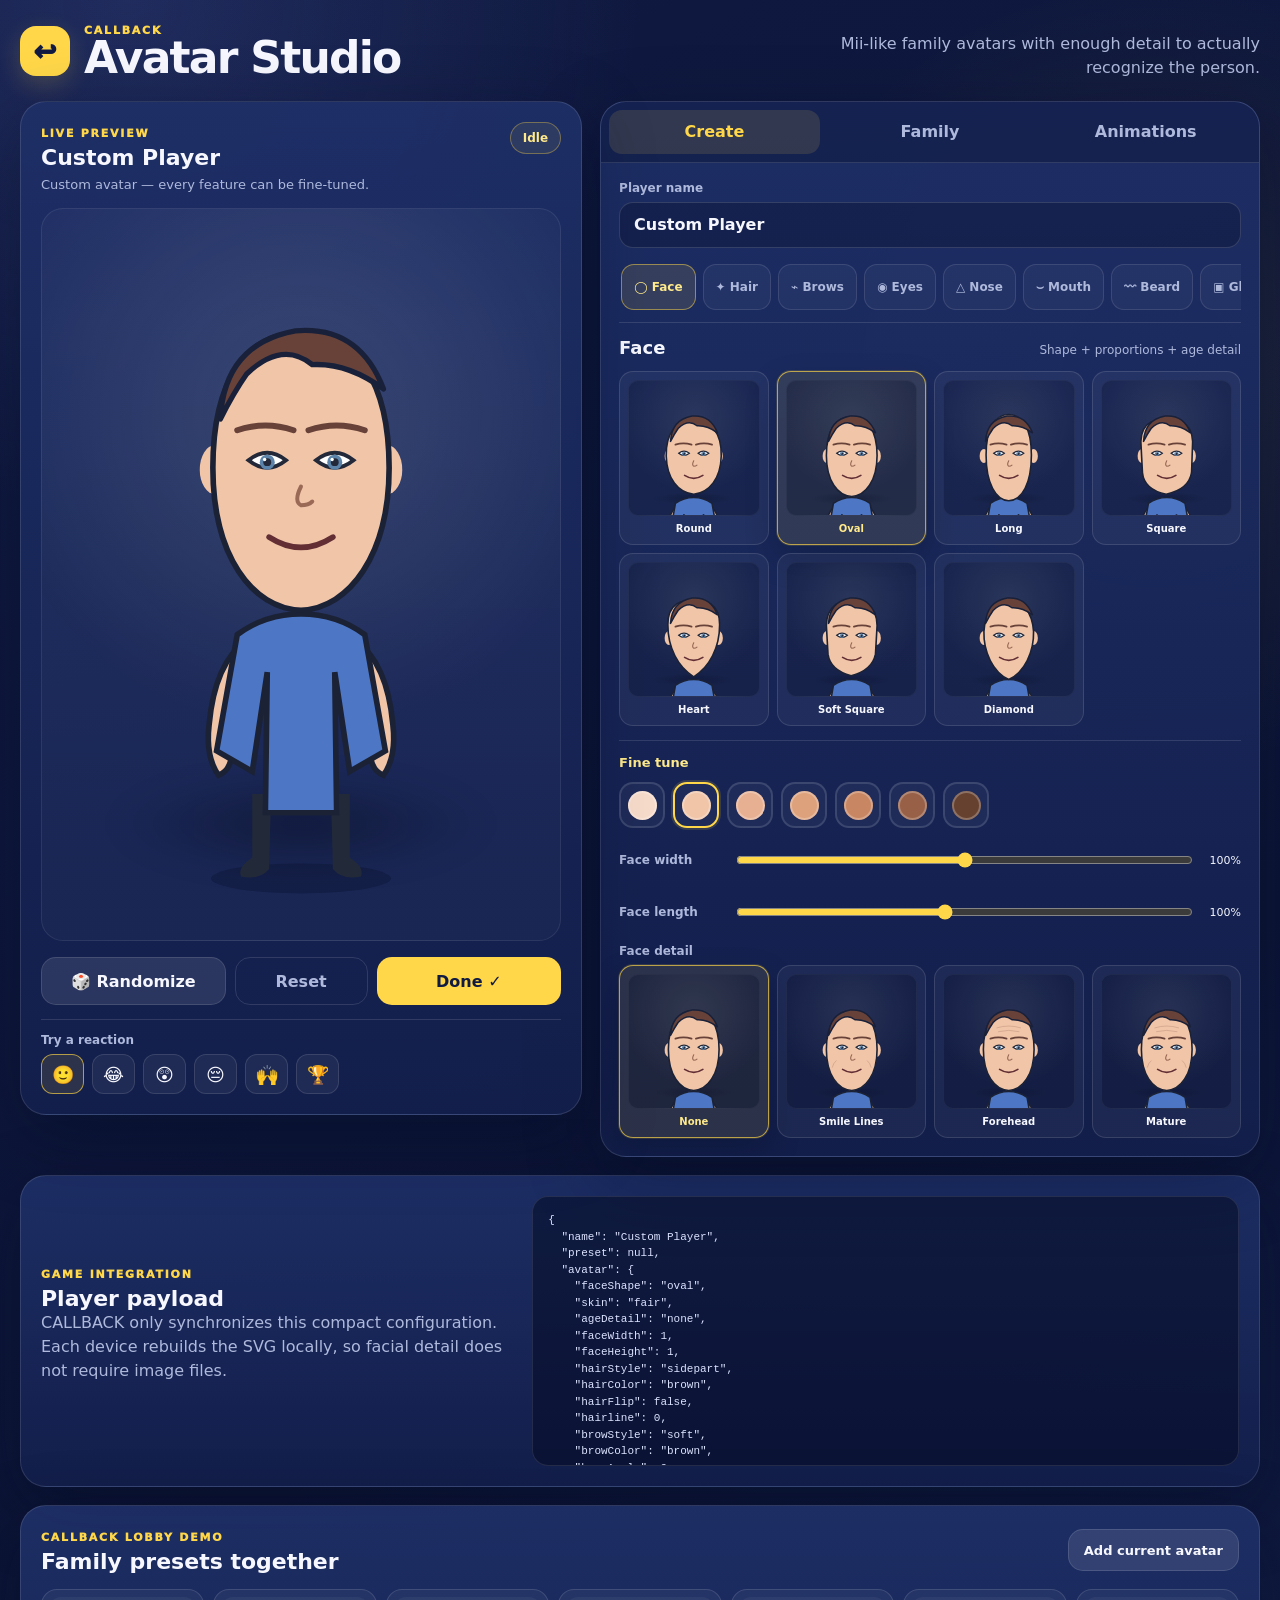
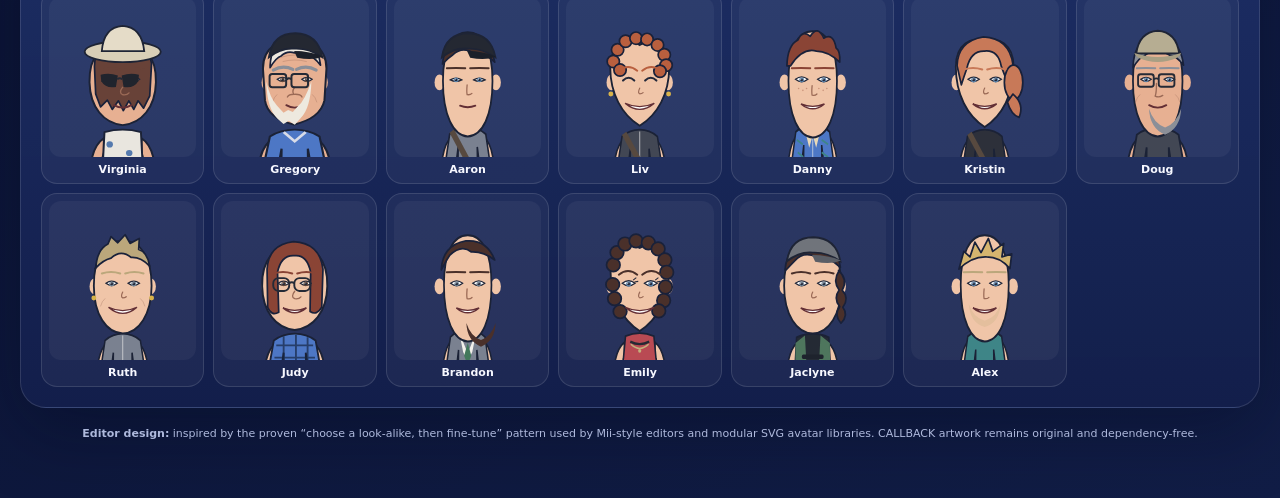
<file: components/avatar-studio/index.html>
<!doctype html>
<html lang="en">
<head>
  <meta charset="utf-8" />
  <meta name="viewport" content="width=device-width, initial-scale=1, viewport-fit=cover" />
  <meta name="theme-color" content="#101a42" />
  <title>CALLBACK Avatar Studio</title>
  <link rel="stylesheet" href="avatar-v2.css" />
  <link rel="stylesheet" href="avatar-polish.css" />
</head>
<body>
  <main class="app-shell">
    <header class="topbar">
      <div class="brand-lockup" aria-label="CALLBACK Avatar Studio">
        <div class="brand-mark" aria-hidden="true">↩</div>
        <div>
          <div class="eyebrow">CALLBACK</div>
          <h1>Avatar Studio</h1>
        </div>
      </div>
      <p class="tagline">Mii-like family avatars with enough detail to actually recognize the person.</p>
    </header>

    <section class="studio-grid" aria-label="Avatar creator">
      <section class="preview-panel">
        <div class="preview-header">
          <div>
            <span class="eyebrow">LIVE PREVIEW</span>
            <h2 id="avatarName">Custom Player</h2>
            <p class="preset-note" id="presetNote">Start from scratch or choose a family look-alike.</p>
          </div>
          <span class="status-pill" id="statusPill">Idle</span>
        </div>

        <div class="avatar-stage" id="avatarStage" aria-live="polite"></div>

        <div class="preview-actions">
          <button class="button secondary" id="randomizeBtn" type="button">🎲 Randomize</button>
          <button class="button ghost" id="resetBtn" type="button">Reset</button>
          <button class="button primary" id="doneBtn" type="button">Done ✓</button>
        </div>

        <div class="quick-expression" aria-label="Quick reactions">
          <span>Try a reaction</span>
          <div class="reaction-row" id="quickReactions"></div>
        </div>

        <div class="saved-banner" id="savedBanner" role="status" aria-live="polite" hidden>
          Avatar saved on this device and serialized for CALLBACK.
        </div>
      </section>

      <section class="controls-panel">
        <div class="mode-tabs" role="tablist" aria-label="Avatar studio sections">
          <button class="tab active" role="tab" aria-selected="true" aria-controls="createPanel" id="createTab" type="button">Create</button>
          <button class="tab" role="tab" aria-selected="false" aria-controls="familyPanel" id="familyTab" type="button">Family</button>
          <button class="tab" role="tab" aria-selected="false" aria-controls="animationPanel" id="animationTab" type="button">Animations</button>
        </div>

        <div class="tab-panel" id="createPanel" role="tabpanel" aria-labelledby="createTab">
          <label class="field-label" for="playerName">Player name</label>
          <input class="name-input" id="playerName" maxlength="18" value="Custom Player" autocomplete="off" />

          <div class="edit-preview-dock" aria-label="Live avatar preview while editing">
            <div class="edit-preview-avatar" id="editPreviewAvatar" aria-hidden="true"></div>
            <div class="edit-preview-copy">
              <span class="edit-preview-kicker">LIVE PREVIEW</span>
              <div class="edit-preview-title"><span>Editing</span><strong id="editPreviewFeature">Face</strong></div>
              <p class="edit-preview-hint" id="editPreviewHint">Shape, skin tone and proportions</p>
            </div>
          </div>

          <div class="feature-nav" id="featureNav" aria-label="Avatar feature categories"></div>
          <div class="editor-workspace" id="editorWorkspace"></div>
        </div>

        <div class="tab-panel" id="familyPanel" role="tabpanel" aria-labelledby="familyTab" hidden>
          <div class="section-intro">
            <span class="eyebrow">CHOOSE A LOOK-ALIKE</span>
            <p>These 13 presets are tuned from the family photos you supplied. Tap one, then fine-tune anything you want in Create.</p>
          </div>
          <div class="preset-grid" id="presetGrid"></div>
        </div>

        <div class="tab-panel" id="animationPanel" role="tabpanel" aria-labelledby="animationTab" hidden>
          <div class="section-intro">
            <span class="eyebrow">ANIMATION LAB</span>
            <p>The body is a lightweight SVG puppet. The same animation vocabulary works for every preset and custom avatar.</p>
          </div>
          <div class="animation-grid" id="animationGrid"></div>
        </div>
      </section>
    </section>

    <section class="integration-card" aria-labelledby="integrationTitle">
      <div class="integration-copy">
        <span class="eyebrow">GAME INTEGRATION</span>
        <h2 id="integrationTitle">Player payload</h2>
        <p>CALLBACK only synchronizes this compact configuration. Each device rebuilds the SVG locally, so facial detail does not require image files.</p>
      </div>
      <pre class="payload" id="payloadPreview" tabindex="0"></pre>
    </section>

    <section class="lobby-demo" aria-labelledby="lobbyTitle">
      <div class="lobby-heading">
        <div>
          <span class="eyebrow">CALLBACK LOBBY DEMO</span>
          <h2 id="lobbyTitle">Family presets together</h2>
        </div>
        <button class="button secondary compact" id="addToLobbyBtn" type="button">Add current avatar</button>
      </div>
      <div class="lobby-grid" id="lobbyGrid"></div>
    </section>

    <footer class="research-note">
      <strong>Editor design:</strong> inspired by the proven “choose a look-alike, then fine-tune” pattern used by Mii-style editors and modular SVG avatar libraries. CALLBACK artwork remains original and dependency-free.
    </footer>
  </main>

  <script src="avatar-data.js"></script>
  <script src="avatar-render.js"></script>
  <script src="avatar-editor.js"></script>
  <script src="avatar-polish.js"></script>
</body>
</html>
</file>
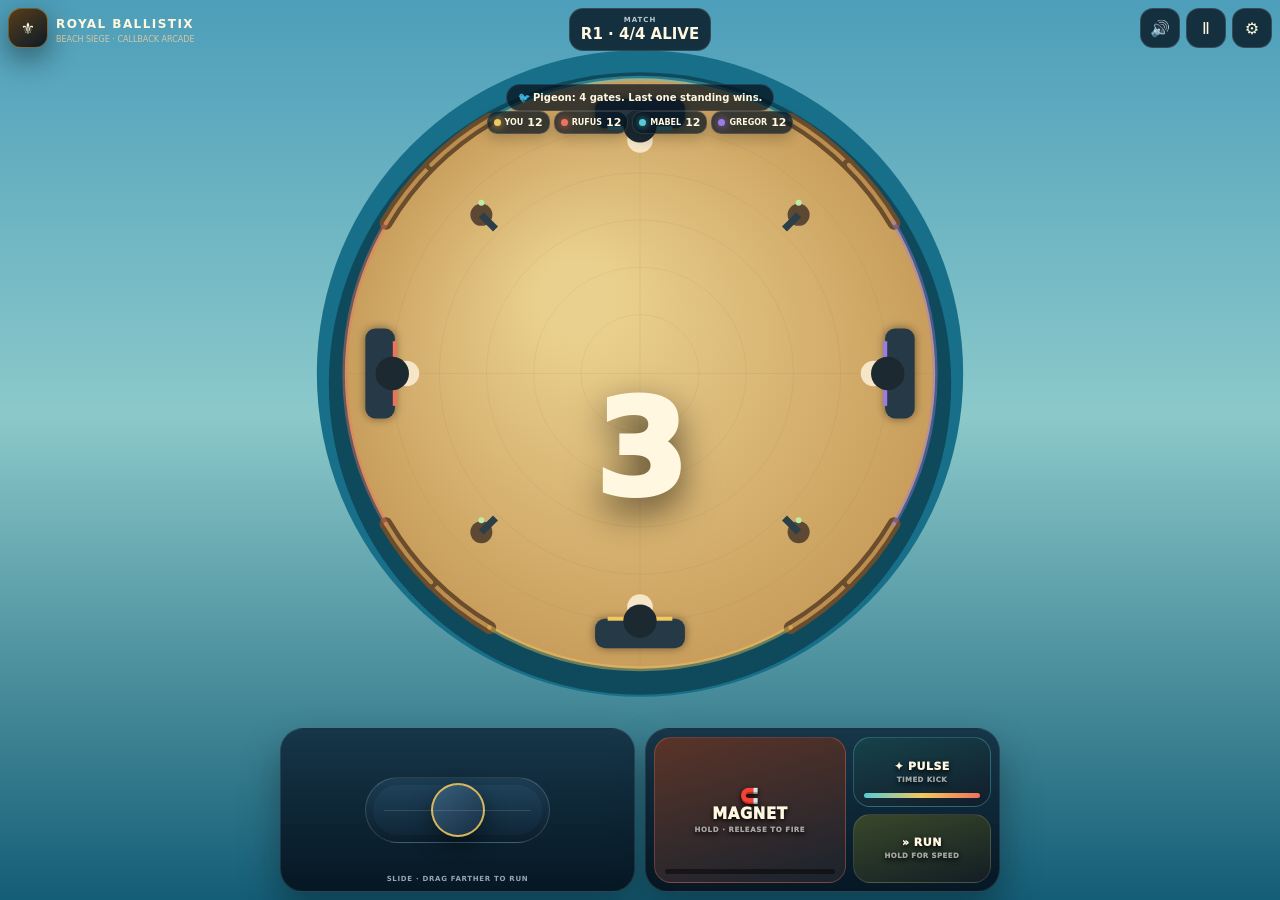
<file: game-modes/royal-ballistix/index.html>
<!doctype html>
<html lang="en">
<head>
<meta charset="utf-8">
<meta name="viewport" content="width=device-width,initial-scale=1,viewport-fit=cover,user-scalable=no">
<meta name="theme-color" content="#07131d">
<title>Royal Ballistix — Beach Siege</title>
<style>
:root{--gold:#f2c85f;--coral:#ef725f;--cyan:#55cbd5;--violet:#9b7be6;--cream:#fff7df;--muted:#b9cbd1}
*{box-sizing:border-box;-webkit-tap-highlight-color:transparent}html,body{margin:0;width:100%;height:100%;overflow:hidden;background:#07131d;color:var(--cream);font-family:Inter,system-ui,-apple-system,Segoe UI,sans-serif;touch-action:none}button,select{font:inherit;color:inherit}#app{position:fixed;inset:0;height:100dvh;overflow:hidden;background:#07131d}canvas{position:absolute;inset:0;width:100%;height:100%;display:block}
.hud{position:absolute;inset:0;pointer-events:none}.top{position:absolute;top:max(8px,env(safe-area-inset-top));left:max(8px,env(safe-area-inset-left));right:max(8px,env(safe-area-inset-right));display:grid;grid-template-columns:1fr auto 1fr;gap:8px;align-items:start}.brand{display:flex;gap:8px;align-items:center}.crest{width:40px;height:40px;display:grid;place-items:center;border-radius:13px;border:1px solid #f2c85f59;background:linear-gradient(145deg,#583d19,#0b1b29);box-shadow:0 10px 30px #0007}.brand b{font-size:12px;letter-spacing:.12em}.brand small{display:block;font-size:8px;color:#d7c6a1;margin-top:3px}.score{padding:7px 11px;border-radius:14px;border:1px solid #ffffff22;background:#06131fcc;text-align:center;min-width:106px}.score small{display:block;font-size:7px;color:var(--muted);letter-spacing:.14em;font-weight:900}.score b{font-size:15px}.tools{display:flex;justify-content:flex-end;gap:6px;pointer-events:auto}.icon{width:40px;height:40px;border-radius:13px;border:1px solid #ffffff22;background:#06131fcc}
.msg{position:absolute;top:84px;left:50%;transform:translateX(-50%);width:min(86vw,520px);text-align:center}.msg span{display:inline-block;padding:7px 11px;border-radius:999px;border:1px solid #ffffff1d;background:#06131fbb;font-size:10px;font-weight:850}.life{position:absolute;padding:6px 9px;border-radius:12px;border:1px solid #ffffff20;background:#06131fbd;display:flex;gap:7px;align-items:center}.life.out{opacity:.32;filter:grayscale(1)}.dot{width:9px;height:9px;border-radius:50%;box-shadow:0 0 10px currentColor}.life small{display:block;font-size:7px;color:var(--muted);font-weight:900}.life b{font-size:17px;line-height:1}.l0{left:50%;bottom:182px;transform:translateX(-50%)}.l1{left:50%;top:56px;transform:translateX(-50%)}.l2{left:8px;top:47%;transform:translateY(-50%)}.l3{right:8px;top:47%;transform:translateY(-50%)}
.controls{position:absolute;left:max(8px,env(safe-area-inset-left));right:max(8px,env(safe-area-inset-right));bottom:max(8px,env(safe-area-inset-bottom));height:164px;display:grid;grid-template-columns:1fr 1fr;gap:10px;pointer-events:none}.glass{border:1px solid #ffffff18;background:linear-gradient(180deg,#10293cd9,#06131ff0);border-radius:23px;box-shadow:0 20px 40px #0005}.move{display:grid;place-items:center;pointer-events:auto;position:relative}.track{width:min(40vw,185px);height:66px;border-radius:999px;border:1px solid #ffffff22;background:linear-gradient(#21465f,#0d2232);box-shadow:inset 0 0 0 7px #0002;position:relative}.track:after{content:"";position:absolute;left:10%;right:10%;top:50%;height:1px;background:#ffffff20}.knob{position:absolute;left:50%;top:50%;width:54px;height:54px;border-radius:50%;transform:translate(-50%,-50%);border:2px solid #f2c85fdd;background:linear-gradient(145deg,#385f7b,#162d42);box-shadow:0 8px 22px #0007}.hint{position:absolute;bottom:8px;font-size:7px;color:#91a8b4;font-weight:900;letter-spacing:.1em}.pad{padding:8px;display:grid;grid-template-columns:1fr .72fr;grid-template-rows:1fr 1fr;gap:7px;pointer-events:auto}.btn{border:1px solid #ffffff20;border-radius:17px;font-weight:1000;letter-spacing:.04em;text-shadow:0 2px 5px #000;position:relative;overflow:hidden}.btn:active{transform:scale(.985)}#magnet{grid-row:1/3;background:linear-gradient(165deg,#5a3428,#1a232e);border-color:#ef725f55;font-size:15px}#pulse{background:linear-gradient(165deg,#17424b,#111d2a);border-color:#55cbd555;font-size:11px}#run{background:linear-gradient(165deg,#38482a,#131d24);font-size:11px}.sub{display:block;font-size:7px;color:#ffffff99;margin-top:3px}.mini{position:absolute;left:10px;right:10px;bottom:8px;height:5px;background:#0007;border-radius:99px;overflow:hidden}.mini i{display:block;height:100%;width:0;background:linear-gradient(90deg,#55cbd5,#f2c85f,#ef725f)}
.count{position:absolute;inset:0;display:grid;place-items:center;font-size:clamp(74px,22vw,132px);font-weight:1000;text-shadow:0 14px 36px #0009}.hidden{display:none!important}.overlay{position:absolute;inset:0;display:none;place-items:center;padding:20px;background:#02080da8;z-index:10;pointer-events:auto}.overlay.open{display:grid}.card{width:min(92vw,430px);padding:22px;border-radius:24px;border:1px solid #ffffff22;background:linear-gradient(#17384df2,#07151fff);text-align:center;box-shadow:0 30px 90px #0008}.card h2{margin:6px 0}.card p{font-size:11px;line-height:1.5;color:var(--muted)}.card button,.card select{min-height:44px;border-radius:12px;border:1px solid #ffffff20;background:#173247;padding:0 14px;font-weight:900}.row{display:grid;grid-template-columns:1fr auto;gap:10px;align-items:center;text-align:left;padding:10px 0;border-top:1px solid #ffffff16}.row small{display:block;color:var(--muted);font-size:9px}.primary{background:linear-gradient(#73551f,#3e2d11)!important;border-color:#f2c85f55!important}.error{position:absolute;inset:0;display:none;place-items:center;padding:22px;background:#07131d;z-index:50}.error.show{display:grid}@media(min-width:780px){.controls{left:50%;right:auto;transform:translateX(-50%);width:720px}}@media(max-height:700px){.controls{height:148px}.l0{bottom:166px}.msg{top:76px}}

.life{display:none!important}
.roster{position:absolute;top:111px;left:max(8px,env(safe-area-inset-left));right:max(8px,env(safe-area-inset-right));display:flex;flex-wrap:wrap;justify-content:center;gap:4px;pointer-events:none}
.lifeChip{min-width:52px;padding:4px 6px;border:1px solid #ffffff20;border-radius:10px;background:#06131fbd;display:flex;align-items:center;justify-content:center;gap:4px;font-size:8px;font-weight:900;box-shadow:0 5px 14px #0003}
.lifeChip .miniDot{width:7px;height:7px;border-radius:50%;box-shadow:0 0 8px currentColor}.lifeChip b{font-size:11px}.lifeChip.out{opacity:.30;filter:grayscale(1)}
@media(max-width:430px){.roster{top:108px;gap:3px}.lifeChip{min-width:48px;padding:3px 4px;font-size:7px}.lifeChip b{font-size:10px}}
</style>
</head>
<body><div id="app">
<canvas id="game"></canvas>
<div class="hud">
<div class="top"><div class="brand"><div class="crest">⚜</div><div><b>ROYAL BALLISTIX</b><small>BEACH SIEGE · CALLBACK ARCADE</small></div></div><div class="score"><small>MATCH</small><b id="score">0–0 · R1</b></div><div class="tools"><button id="sound" class="icon">🔊</button><button id="pause" class="icon">Ⅱ</button><button id="settings" class="icon">⚙</button></div></div>
<div class="msg"><span id="msg">🐦 Pigeon: Guard your gate. Steal the volley.</span></div>
<div id="roster" class="roster"></div>
<div class="life l0"><span class="dot" style="color:var(--gold);background:var(--gold)"></span><div><small>YOU</small><b>12</b></div></div>
<div class="life l1"><span class="dot" style="color:var(--coral);background:var(--coral)"></span><div><small>RUFUS</small><b>12</b></div></div>
<div class="life l2"><span class="dot" style="color:var(--cyan);background:var(--cyan)"></span><div><small>MABEL</small><b>12</b></div></div>
<div class="life l3"><span class="dot" style="color:var(--violet);background:var(--violet)"></span><div><small>GREGOR</small><b>12</b></div></div>
<div id="count" class="count">3</div>
<div class="controls"><div id="move" class="move glass"><div id="track" class="track"><div id="knob" class="knob"></div></div><div class="hint">SLIDE · DRAG FARTHER TO RUN</div></div><div class="pad glass"><button id="magnet" class="btn">🧲<br>MAGNET<span class="sub">HOLD · RELEASE TO FIRE</span><span class="mini"><i id="magFill"></i></span></button><button id="pulse" class="btn">✦ PULSE<span class="sub">TIMED KICK</span><span class="mini"><i id="pulseFill"></i></span></button><button id="run" class="btn">» RUN<span class="sub">HOLD FOR SPEED</span></button></div></div>
</div>
<div id="pauseOv" class="overlay"><div class="card"><div style="font-size:38px">⚜</div><h2>Paused</h2><p>The tide can wait.</p><div style="display:grid;grid-template-columns:1fr 1fr;gap:8px;margin-top:14px"><button id="pauseSettings">⚙ Settings</button><button id="resume" class="primary">Resume</button></div></div></div>
<div id="settingsOv" class="overlay"><div class="card"><h2>Beach Siege Settings</h2><p>Keyboard: A/D or arrows, Space magnet, X pulse, Shift run.</p><div class="row"><div><strong>Contestants</strong><small>2–10 players; arena expands automatically for larger groups</small></div><select id="playerCount"><option value="2">2 Players</option><option value="3">3 Players</option><option value="4" selected>4 Players</option><option value="5">5 Players</option><option value="6">6 Players</option><option value="7">7 Players</option><option value="8">8 Players</option><option value="9">9 Players</option><option value="10">10 Players — MAX</option></select></div>
<div class="row"><div><strong>Arena Size</strong><small>Adjust the playable arena. Larger settings create more room between gates.</small></div><div style="display:flex;align-items:center;gap:10px;min-width:155px"><input id="arenaSize" type="range" min="80" max="135" step="5" value="115" aria-label="Arena size" style="width:120px;accent-color:var(--gold)"><b id="arenaSizeValue" style="min-width:42px;text-align:right">115%</b></div></div>
<div class="row"><div><strong>Difficulty</strong><small>AI movement and timing</small></div><select id="difficulty"><option value="easy">Squire</option><option value="normal" selected>Knight</option><option value="hard">Champion</option></select></div><div style="display:grid;grid-template-columns:1fr 1fr;gap:8px;margin-top:14px"><button id="restart">Restart</button><button id="close" class="primary">Back</button></div></div></div>
<div id="resultOv" class="overlay"><div class="card"><div style="font-size:42px">👑</div><h2 id="resultTitle">Round Won</h2><p id="resultCopy"></p><button id="next" class="primary">Next Round</button></div></div>
<div id="error" class="error"><div class="card"><div style="font-size:42px">⚠</div><h2>Game Error</h2><p id="errorText"></p><button onclick="location.reload()" class="primary">Reload</button></div></div>
</div>
<script>
(function(){'use strict';
var $=function(s){return document.querySelector(s)},C=$('#game'),ctx=C.getContext('2d',{alpha:false});
if(!ctx){$('#errorText').textContent='Canvas is not available in this browser.';$('#error').classList.add('show');return}
var COLORS=['#f2c85f','#ef725f','#55cbd5','#9b7be6','#72d18f','#f19ac3','#ff9f55','#6fa8ff','#d6df68','#c68cff'],NAMES=['YOU','RUFUS','MABEL','GREGOR','PIP','BEA','OSWALD','TILLY','BARNABY','WREN'];
var S={w:0,h:0,dpr:1,cx:0,cy:0,size:0,radius:0,playerRadius:0,sector:0,gateHalf:0,moveLimit:0,pad:0},G={phase:'countdown',count:3.15,round:1,playerCount:4,arenaScale:1.15,wins:[],paused:false,last:performance.now(),spawn:0,nextSpawn:.7,balls:[],parts:[],rings:[],shake:0,sound:true,diff:'normal',launch:null},input={axis:0,keyAxis:0,drag:false,pointer:null,mag:false,run:false,pulse:false};
var externalInputs={},externalControlled={};
var AI={easy:{speed:.82,react:.18,catch:.55,pulse:.35,aimError:.32},normal:{speed:1,react:.09,catch:.76,pulse:.62,aimError:.18},hard:{speed:1.13,react:.04,catch:.92,pulse:.82,aimError:.10}},AI_PERSONAS=[null,{name:"RUFUS",style:"hunter",risk:.82,hold:.72,targetHuman:.55},{name:"MABEL",style:"schemer",risk:.58,hold:1.15,targetHuman:.34},{name:"GREGOR",style:"bully",risk:.72,hold:.88,targetHuman:.72},{name:"PIP",style:"sprinter",risk:.78,hold:.68,targetHuman:.40},{name:"BEA",style:"guardian",risk:.52,hold:1.22,targetHuman:.28},{name:"OSWALD",style:"sniper",risk:.70,hold:.96,targetHuman:.45},{name:"TILLY",style:"chaos",risk:.88,hold:.62,targetHuman:.35},{name:"BARNABY",style:"planner",risk:.60,hold:1.08,targetHuman:.38},{name:"WREN",style:"rival",risk:.76,hold:.84,targetHuman:.60}],audio=null;
var TUNING={simulation:{fixedDt:1/120,maxFrame:.05,maxSteps:6},ball:{spawnMin:.34,spawnMax:.42,minSpeed:.30,maxSpeed:1.05,wallRestitution:.985,paddleRestitution:1.025,collisionRestitution:.94,maxTravelPerSubstep:.42,stuckSpeed:.09,stuckTime:1.15},paddle:{normalSpeed:.50,runSpeed:.78,aiNormal:.47,aiRun:.72},magnet:{overheat:5,maxHeld:4,releaseSpeed:.88,fizzleSpeed:.18,aimMax:.72,aimResponse:10,volleySpread:.10},ai:{retargetMin:.35,retargetMax:.72,releaseJitter:.08,weakLifeBias:.85,openLaneBias:.55},pulse:{speed:.94,perfectSpeed:1.12,missCooldown:2,hitCooldown:.42,perfectCooldown:.22,activeWindow:.18,perfectWindow:.055,perfectCenter:.46},readability:{launchTelegraph:.72,trailMin:.52,trailLength:.11,threatTime:.72},gate:{criticalLife:3,hitFlash:.34,criticalPulseHz:2.4,normalShake:.7,eliminationShake:1.15,crackMax:5},arena:{gateCoverage:.68,paddleCoverage:.32,minBalls:3,maxBalls:6,launcherMin:4,launcherMax:7},players:{min:2,max:10,defaultCount:4}};
function clamp(v,a,b){return Math.max(a,Math.min(b,v))}function lerp(a,b,t){return a+(b-a)*t}function damp(a,b,l,dt){return lerp(a,b,1-Math.exp(-l*dt))}function rand(a,b){return a+Math.random()*(b-a)}
function ainit(){if(audio)return;try{audio=new(window.AudioContext||window.webkitAudioContext)()}catch(e){}}function tone(f,d,v,type){if(!G.sound)return;ainit();if(!audio)return;f=f||220;d=d||.06;v=v||.025;type=type||'triangle';var o=audio.createOscillator(),g=audio.createGain();o.type=type;o.frequency.value=f;g.gain.setValueAtTime(v,audio.currentTime);g.gain.exponentialRampToValueAtTime(.0001,audio.currentTime+d);o.connect(g).connect(audio.destination);o.start();o.stop(audio.currentTime+d)}
function say(t){$('#msg').textContent='🐦 Pigeon: '+t}function resize(){S.dpr=Math.min(devicePixelRatio||1,2);S.w=innerWidth;S.h=innerHeight;C.width=Math.round(S.w*S.dpr);C.height=Math.round(S.h*S.dpr);ctx.setTransform(S.dpr,0,0,S.dpr,0,0);var crowd=clamp((G.playerCount-4)/6,0,1),landscape=S.w>S.h,shortLandscape=landscape&&S.h<620,widthScale=lerp(.92,.99,crowd),verticalScale=shortLandscape?lerp(.58,.66,crowd):lerp(.62,.74,crowd),cap=lerp(760,980,crowd),base=Math.min(S.w*widthScale,S.h*verticalScale,cap),requested=base*G.arenaScale,safeW=S.w*.99,safeH=S.h*(shortLandscape?.66:.76);S.cx=S.w/2;S.cy=S.h*(shortLandscape?.385:.415);S.size=Math.min(requested,safeW,safeH,cap*1.18);refreshArenaGeometry()}addEventListener('resize',resize);resize();
function refreshArenaGeometry(){S.radius=S.size*.46;S.playerRadius=S.radius-S.size*.055;S.sector=Math.PI*2/Math.max(2,G.playerCount);S.gateHalf=S.sector*TUNING.arena.gateCoverage*.5;S.moveLimit=S.playerRadius*S.sector*.25;S.pad=Math.min(S.size*.07,S.playerRadius*S.sector*TUNING.arena.paddleCoverage*.5)}
function startLives(){return G.playerCount<=4?12:G.playerCount<=6?9:G.playerCount<=8?7:6}
function makeP(id){var ml=startLives();return{id:id,life:ml,maxLife:ml,alive:true,pos:0,vel:0,target:0,think:0,mag:false,magT:0,lock:0,held:[],pulseCd:0,pulseT:0,pulseAge:0,lastPulse:'none',run:false,aim:0,aimIntent:0,attackTarget:-1,attackThink:0,aiState:"POSITION",gateHit:0,remoteSecondaryPrev:false}}
var P=[];
function setPlayerCount(n){n=clamp(Math.round(Number(n)||4),TUNING.players.min,TUNING.players.max);G.playerCount=n;G.wins=new Array(n).fill(0);resize();var el=$('#playerCount');if(el)el.value=String(n);G.round=1;resetRound();say(n+' contestants — arena resized for the royal melee.')}
function setArenaSize(percent){var v=clamp(Math.round(Number(percent)||115),80,135);G.arenaScale=v/100;var slider=$('#arenaSize'),label=$('#arenaSizeValue');if(slider)slider.value=String(v);if(label)label.textContent=v+'%';resize();say('Arena size '+v+'% — royal grounds adjusted.')}
function ensureRoster(){var r=$('#roster');if(!r)return;if(r.children.length!==P.length){r.innerHTML='';for(var i=0;i<P.length;i++){var chip=document.createElement('div');chip.className='lifeChip';chip.id='lifeChip'+i;chip.innerHTML='<span class="miniDot"></span><span class="nm"></span><b></b>';r.appendChild(chip)}}}
function resetRound(){G.phase='countdown';G.count=3.15;G.spawn=0;G.nextSpawn=.7;G.launch=null;G.balls=[];G.parts=[];G.rings=[];P=[];for(var i=0;i<G.playerCount;i++)P.push(makeP(i));refreshArenaGeometry();ensureRoster();$('#count').classList.remove('hidden');$('#resultOv').classList.remove('open');hud();say(G.playerCount+' gates. Last one standing wins.')}
function restart(){G.round=1;G.wins=new Array(G.playerCount).fill(0);G.paused=false;$('#pauseOv').classList.remove('open');$('#settingsOv').classList.remove('open');resetRound()}
function baseAngle(id){return Math.PI/2+id*S.sector}
function playerAngle(p){return baseAngle(p.id)-p.pos/Math.max(S.playerRadius,1)}
function pxy(p){var a=playerAngle(p);return[S.cx+Math.cos(a)*S.playerRadius,S.cy+Math.sin(a)*S.playerRadius]}
function inward(p){var a=playerAngle(p);return[-Math.cos(a),-Math.sin(a)]}
function tangent(p){var a=playerAngle(p);return[Math.sin(a),-Math.cos(a)]}
function normAngle(a){while(a<=-Math.PI)a+=Math.PI*2;while(a>Math.PI)a-=Math.PI*2;return a}
function sectorOwner(a){var rel=(a-Math.PI/2)/S.sector,id=Math.round(rel);id=((id%P.length)+P.length)%P.length;return id}
function maxBalls(){return clamp(Math.ceil(P.length*.60),TUNING.arena.minBalls,TUNING.arena.maxBalls)}
function launcherCount(){return clamp(Math.ceil(P.length*.60),TUNING.arena.launcherMin,TUNING.arena.launcherMax)}
function hud(){ensureRoster();var alive=0;for(var i=0;i<P.length;i++){var p=P[i],chip=$('#lifeChip'+i);if(p.alive)alive++;if(chip){chip.classList.toggle('out',!p.alive);chip.querySelector('.miniDot').style.color=COLORS[i];chip.querySelector('.miniDot').style.background=COLORS[i];chip.querySelector('.nm').textContent=NAMES[i];chip.querySelector('b').textContent=String(p.life).padStart(2,'0')}}$('#score').textContent='R'+G.round+' · '+alive+'/'+P.length+' ALIVE';var me=P[0];if(me){$('#magFill').style.width=(me.mag?clamp(me.magT/TUNING.magnet.overheat,0,1)*100:0)+'%';$('#pulseFill').style.width=(me.pulseCd?clamp(1-me.pulseCd/TUNING.pulse.missCooldown,0,1)*100:100)+'%'}}
function queueBall(){if(G.balls.length>=maxBalls()||G.launch)return;G.launch={launcher:Math.floor(Math.random()*launcherCount()),t:TUNING.readability.launchTelegraph}}function addBall(launcherIndex){if(G.balls.length>=maxBalls())return;var pts=cannonPoints(),q=pts[launcherIndex==null?Math.floor(Math.random()*pts.length):launcherIndex%pts.length],x=q[0],y=q[1],dx=S.cx-x+rand(-S.size*.09,S.size*.09),dy=S.cy-y+rand(-S.size*.09,S.size*.09),n=Math.hypot(dx,dy)||1,sp=rand(S.size*TUNING.ball.spawnMin,S.size*TUNING.ball.spawnMax);G.balls.push({x:x,y:y,vx:dx/n*sp,vy:dy/n*sp,r:S.size*.021,held:null,age:0,last:-1});burst(x,y,'#fff0aa',8);tone(260)}
function burst(x,y,col,n){n=n||10;for(var i=0;i<n;i++){var a=Math.random()*Math.PI*2,s=rand(40,150);G.parts.push({x:x,y:y,vx:Math.cos(a)*s,vy:Math.sin(a)*s,life:rand(.25,.5),max:.5,col:col})}}function ring(x,y,col){G.rings.push({x:x,y:y,r:10,life:.34,max:.34,col:col})}
function startMag(p){if(!p.alive||p.lock>0||p.pulseT>0)return;p.mag=true;p.magT=0;tone(190)}
function releaseMag(p,fizzle){if(!p.mag&&!p.held.length)return;var q=pxy(p),x=q[0],y=q[1],n=inward(p),t=tangent(p),arr=p.held.slice();p.held=[];for(var i=0;i<arr.length;i++){var b=arr[i],spread=(i-(arr.length-1)/2)*TUNING.magnet.volleySpread+p.aim*TUNING.magnet.aimMax,dx=n[0]+t[0]*spread,dy=n[1]+t[1]*spread,m=Math.hypot(dx,dy)||1,sp=fizzle?S.size*TUNING.magnet.fizzleSpeed:S.size*(TUNING.magnet.releaseSpeed+arr.length*.03);b.held=null;b.x=x+n[0]*S.size*.065;b.y=y+n[1]*S.size*.065;b.vx=dx/m*sp;b.vy=dy/m*sp;b.last=p.id}if(arr.length){ring(x,y,COLORS[p.id]);tone(fizzle?110:180,.1,.03,fizzle?'sawtooth':'square')}if(fizzle){p.lock=1.4;if(p.id===0)say('Magnet overheated — volley dropped.')}else if(arr.length>1&&p.id===0)say('Volley away — '+arr.length+' balls!');p.mag=false;p.magT=0}
function pulse(p){if(!p.alive||p.pulseCd>0||p.mag||G.phase!=='fight')return;var q=pxy(p),x=q[0],y=q[1],n=inward(p),t=tangent(p),hit=false,perfect=false;p.pulseT=TUNING.pulse.activeWindow;p.pulseAge=0;p.lastPulse='miss';for(var i=0;i<G.balls.length;i++){var b=G.balls[i];if(b.held!==null)continue;var dx=b.x-x,dy=b.y-y,front=dx*n[0]+dy*n[1],side=dx*t[0]+dy*t[1];if(front>0&&front<S.size*.12&&Math.abs(side)<S.pad*.9){var isPerfect=Math.abs(side)<=S.pad*TUNING.pulse.perfectCenter,sp=Math.max(S.size*(isPerfect?TUNING.pulse.perfectSpeed:TUNING.pulse.speed),Math.hypot(b.vx,b.vy)*(isPerfect?1.42:1.3));b.vx=n[0]*sp+t[0]*side*(isPerfect?4.1:3);b.vy=n[1]*sp+t[1]*side*(isPerfect?4.1:3);b.last=p.id;burst(b.x,b.y,isPerfect?'#ffe77a':COLORS[p.id],isPerfect?22:12);hit=true;perfect=perfect||isPerfect}}p.lastPulse=perfect?'perfect':hit?'hit':'miss';p.pulseCd=perfect?TUNING.pulse.perfectCooldown:hit?TUNING.pulse.hitCooldown:TUNING.pulse.missCooldown;ring(x,y,perfect?'#ffe77a':COLORS[p.id]);if(perfect){G.shake=Math.max(G.shake,.62);tone(620,.06,.035,'square');if(p.id===0)say('PERFECT PULSE — royal counter!')}else tone(hit?430:240,.07,.025,'square')}
function capture(b,p){b.held=p.id;b.vx=b.vy=0;p.held.push(b);burst(b.x,b.y,COLORS[p.id],5);tone(330)}
function player(dt,p){var a=input.drag?input.axis:input.keyAxis,run=input.run||Math.abs(a)>.82,max=run?S.size*TUNING.paddle.runSpeed:S.size*TUNING.paddle.normalSpeed;p.vel=damp(p.vel,a*max,18,dt);p.pos=clamp(p.pos+p.vel*dt,-S.moveLimit,S.moveLimit);p.aimIntent=p.mag?a:0;p.aim=damp(p.aim,p.aimIntent,TUNING.magnet.aimResponse,dt);if(input.mag&&!p.mag&&p.lock<=0)startMag(p);if(!input.mag&&p.mag)releaseMag(p,false);if(input.pulse){input.pulse=false;pulse(p)}}
function incoming(p,b){if(b.held!==null)return null;var q=pxy(p),n=inward(p),t=tangent(p),dx=b.x-q[0],dy=b.y-q[1],toward=-(b.vx*n[0]+b.vy*n[1]),front=dx*n[0]+dy*n[1];if(toward<=1||front<0)return null;var tm=front/toward;if(tm>2.2)return null;return{time:tm,pos:dx*t[0]+dy*t[1]+(b.vx*t[0]+b.vy*t[1])*tm,b:b}}
function chooseAttackTarget(p,cfg){var persona=AI_PERSONAS[p.id]||AI_PERSONAS[1],best=-1,bestScore=-999;for(var i=0;i<P.length;i++){var o=P[i];if(i===p.id||!o.alive)continue;var score=(o.maxLife-o.life)/Math.max(o.maxLife,1)*TUNING.ai.weakLifeBias+Math.random()*.18;if(i===0)score+=persona.targetHuman*.22;var oq=pxy(o),pq=pxy(p),dist=Math.hypot(oq[0]-pq[0],oq[1]-pq[1])/Math.max(S.size,1);score+=(1-clamp(dist,0,1.5))*TUNING.ai.openLaneBias;if(score>bestScore){bestScore=score;best=i}}p.attackTarget=best;p.attackThink=rand(TUNING.ai.retargetMin,TUNING.ai.retargetMax);return best}
function aimAtTarget(p,targetId,cfg){if(targetId<0||!P[targetId]||!P[targetId].alive)return 0;var q=pxy(p),oq=pxy(P[targetId]),n=inward(p),t=tangent(p),dx=oq[0]-q[0],dy=oq[1]-q[1],front=dx*n[0]+dy*n[1],side=dx*t[0]+dy*t[1],desired=front>1?clamp(side/front,-TUNING.magnet.aimMax,TUNING.magnet.aimMax)/TUNING.magnet.aimMax:0;return clamp(desired+rand(-cfg.aimError,cfg.aimError),-1,1)}
function ai(dt,p){var cfg=AI[G.diff],persona=AI_PERSONAS[p.id]||AI_PERSONAS[1];p.think-=dt;p.attackThink-=dt;var best=null;for(var i=0;i<G.balls.length;i++){var z=incoming(p,G.balls[i]);if(z&&Math.abs(z.pos)<S.moveLimit+S.pad*1.2&&(!best||z.time<best.time))best=z}if(p.mag&&p.held.length){p.aiState="ATTACK";if(p.attackThink<=0||p.attackTarget<0||!P[p.attackTarget]||!P[p.attackTarget].alive)chooseAttackTarget(p,cfg);p.aimIntent=aimAtTarget(p,p.attackTarget,cfg);p.aim=damp(p.aim,p.aimIntent,TUNING.magnet.aimResponse*.7,dt);var releaseAt=persona.hold+(p.held.length-1)*-.12;if(p.magT>releaseAt||p.held.length>=3||p.magT>3.6)releaseMag(p,false)}else{p.aimIntent=0;p.aim=damp(p.aim,0,6,dt);if(p.think<=0){p.think=rand(cfg.react,cfg.react+.1);if(best){p.aiState=best.time<.45?"DEFEND":"INTERCEPT";p.target=clamp(best.pos,-S.moveLimit,S.moveLimit);p.run=Math.abs(p.target-p.pos)>S.size*.09;if(best.time<.52&&Math.abs(best.pos-p.pos)<S.pad*.88&&p.lock<=0&&Math.random()<cfg.catch*persona.risk&&!p.mag){startMag(p);chooseAttackTarget(p,cfg)}else if(best.time<.17&&Math.abs(best.pos-p.pos)<S.pad&&p.pulseCd<=0&&!p.mag&&Math.random()<cfg.pulse)pulse(p)}else{p.aiState="POSITION";p.target=damp(p.target,0,.8,.1);p.run=false}}}var d=clamp((p.target-p.pos)/Math.max(S.size*.09,1),-1,1),max=(p.run?S.size*TUNING.paddle.aiRun:S.size*TUNING.paddle.aiNormal)*cfg.speed;p.vel=damp(p.vel,d*max,11,dt);p.pos=clamp(p.pos+p.vel*dt,-S.moveLimit,S.moveLimit)}
function externalPlayer(dt,p){var ri=externalInputs[p.id]||{},a=clamp(Number(ri.moveX)||0,-1,1),run=!!ri.run||Math.abs(a)>.82,max=run?S.size*TUNING.paddle.runSpeed:S.size*TUNING.paddle.normalSpeed;p.vel=damp(p.vel,a*max,18,dt);p.pos=clamp(p.pos+p.vel*dt,-S.moveLimit,S.moveLimit);p.aimIntent=p.mag?a:0;p.aim=damp(p.aim,p.aimIntent,TUNING.magnet.aimResponse,dt);var mag=!!ri.primaryAction;if(mag&&!p.mag&&p.lock<=0)startMag(p);if(!mag&&p.mag)releaseMag(p,false);var sec=!!ri.secondaryAction;if(sec&&!p.remoteSecondaryPrev)pulse(p);p.remoteSecondaryPrev=sec}
function paddles(dt){for(var i=0;i<P.length;i++){var p=P[i];p.pulseCd=Math.max(0,p.pulseCd-dt);if(p.pulseT>0)p.pulseAge+=dt;p.pulseT=Math.max(0,p.pulseT-dt);p.lock=Math.max(0,p.lock-dt);p.gateHit=Math.max(0,p.gateHit-dt);if(!p.alive)continue;if(externalControlled[p.id])externalPlayer(dt,p);else if(p.id===0)player(dt,p);else ai(dt,p);if(p.mag){p.magT+=dt;if(p.magT>=TUNING.magnet.overheat)releaseMag(p,true)}var q=pxy(p),n=inward(p),t=tangent(p);for(var j=0;j<p.held.length;j++){var b=p.held[j],off=(j-(p.held.length-1)/2)*S.size*.032;b.x=q[0]+n[0]*S.size*.065+t[0]*off;b.y=q[1]+n[1]*S.size*.065+t[1]*off}}}
function hitPaddle(b,p){if(!p.alive||b.held!==null)return false;var q=pxy(p),n=inward(p),t=tangent(p),dx=b.x-q[0],dy=b.y-q[1],side=dx*t[0]+dy*t[1],front=dx*n[0]+dy*n[1],toward=-(b.vx*n[0]+b.vy*n[1]);if(Math.abs(side)>S.pad+b.r||Math.abs(front)>S.size*.032+b.r||toward<=0)return false;if(p.mag&&p.held.length<TUNING.magnet.maxHeld&&front>0&&front<S.size*.11){capture(b,p);return true}var sp=Math.max(S.size*TUNING.ball.minSpeed,Math.hypot(b.vx,b.vy)*TUNING.ball.paddleRestitution),kick=side/(S.pad+b.r)*S.size*.16+p.vel*.22;if(p.pulseT>0){var perfect=p.pulseAge<=TUNING.pulse.perfectWindow&&Math.abs(side)<=S.pad*TUNING.pulse.perfectCenter;sp=Math.max(sp,S.size*(perfect?TUNING.pulse.perfectSpeed:TUNING.pulse.speed));p.pulseT=0;p.lastPulse=perfect?'perfect':'hit';p.pulseCd=perfect?TUNING.pulse.perfectCooldown:TUNING.pulse.hitCooldown;burst(b.x,b.y,perfect?'#ffe77a':COLORS[p.id],perfect?22:12);ring(q[0],q[1],perfect?'#ffe77a':COLORS[p.id]);if(perfect){G.shake=Math.max(G.shake,.62);tone(620,.06,.035,'square');if(p.id===0)say('PERFECT PULSE — royal counter!')}}b.vx=n[0]*sp+t[0]*kick;b.vy=n[1]*sp+t[1]*kick;b.x=q[0]+n[0]*(S.size*.032+b.r+2);b.y=q[1]+n[1]*(S.size*.032+b.r+2);b.last=p.id;tone(155,.045,.018);return true}
function scoreGoal(id,b){var p=P[id];if(!p||!p.alive)return;p.life=Math.max(0,p.life-1);burst(b.x,b.y,COLORS[id],18);ring(b.x,b.y,'#ff7461');p.gateHit=TUNING.gate.hitFlash;G.shake=p.life<=1?TUNING.gate.eliminationShake:TUNING.gate.normalShake;tone(p.life<=3?72:90,p.life<=3?.22:.16,p.life<=3?.05:.035,'square');var bi=G.balls.indexOf(b);if(bi>=0)G.balls.splice(bi,1);say(id===0?'Your gate is hit — '+p.life+' remaining.':NAMES[id]+"'s gate drops to "+p.life+'.');if(p.life<=0){p.alive=false;releaseMag(p,true);say(id===0?'Your gate is sealed. Survive the round as a spectator.':NAMES[id]+' is washed out — that sector is now a wall.');endCheck()}hud()}
function endCheck(){var alive=P.filter(function(p){return p.alive});if(alive.length>1)return;G.phase='end';var w=alive[0]||P[0];G.wins[w.id]=(G.wins[w.id]||0)+1;hud();setTimeout(function(){var over=G.wins[w.id]>=3;$('#resultTitle').textContent=over?(w.id===0?'Crown Claimed':NAMES[w.id]+' Claims the Crown'):(w.id===0?'Round Won':NAMES[w.id]+' Wins');$('#resultCopy').textContent=over?NAMES[w.id]+' wins the match with 3 crowns.':NAMES[w.id]+' now has '+G.wins[w.id]+' round win'+(G.wins[w.id]===1?'':'s')+'. First to 3 wins takes the crown.';$('#next').textContent=over?'Play Again':'Next Round';$('#resultOv').classList.add('open')},500)}
function boundaries(b){var dx=b.x-S.cx,dy=b.y-S.cy,dist=Math.hypot(dx,dy)||.001;if(dist<S.radius-b.r)return false;var nx=dx/dist,ny=dy/dist,a=Math.atan2(dy,dx),id=sectorOwner(a),delta=Math.abs(normAngle(a-baseAngle(id))),open=delta<=S.gateHalf&&P[id]&&P[id].alive;if(open&&dist>S.radius+b.r*.25){scoreGoal(id,b);return true}if(open)return false;b.x=S.cx+nx*(S.radius-b.r);b.y=S.cy+ny*(S.radius-b.r);var vn=b.vx*nx+b.vy*ny;if(vn>0){b.vx-=(1+TUNING.ball.wallRestitution)*vn*nx;b.vy-=(1+TUNING.ball.wallRestitution)*vn*ny}return false}
function clampBallSpeed(b){var s=Math.hypot(b.vx,b.vy),max=S.size*TUNING.ball.maxSpeed;if(s>max){b.vx=b.vx/s*max;b.vy=b.vy/s*max}}
function balls(dt){for(var i=G.balls.length-1;i>=0;i--){var b=G.balls[i];if(b.held!==null)continue;b.age+=dt;var speed=Math.hypot(b.vx,b.vy),maxTravel=Math.max(2,b.r*TUNING.ball.maxTravelPerSubstep),subs=Math.max(1,Math.ceil(speed*dt/maxTravel)),sd=dt/subs,removed=false;for(var s=0;s<subs&&!removed;s++){b.x+=b.vx*sd;b.y+=b.vy*sd;for(var p=0;p<P.length;p++)if(hitPaddle(b,P[p]))break;if(boundaries(b)){removed=true;break}for(var j=i-1;j>=0;j--){var o=G.balls[j];if(o.held!==null)continue;var dx=b.x-o.x,dy=b.y-o.y,d=Math.hypot(dx,dy)||1,min=b.r+o.r;if(d<min){var nx=dx/d,ny=dy/d,ov=min-d;b.x+=nx*ov*.5;b.y+=ny*ov*.5;o.x-=nx*ov*.5;o.y-=ny*ov*.5;var rv=(b.vx-o.vx)*nx+(b.vy-o.vy)*ny;if(rv<0){var imp=-rv*TUNING.ball.collisionRestitution;b.vx+=nx*imp;b.vy+=ny*imp;o.vx-=nx*imp;o.vy-=ny*imp;clampBallSpeed(o)}}}clampBallSpeed(b)}}}
function step(dt){if(G.phase==='fight'){G.spawn+=dt;if(G.launch){G.launch.t-=dt;if(G.launch.t<=0){addBall(G.launch.launcher);G.launch=null;G.spawn=0;G.nextSpawn=G.balls.length?rand(2.7,4.2):.8}}else if(G.spawn>=G.nextSpawn&&G.balls.length<maxBalls()){queueBall()}paddles(dt);balls(dt)}for(var i=0;i<G.parts.length;i++){var p=G.parts[i];p.life-=dt;p.x+=p.vx*dt;p.y+=p.vy*dt;p.vx*=.985;p.vy*=.985}G.parts=G.parts.filter(function(p){return p.life>0});for(var j=0;j<G.rings.length;j++){G.rings[j].life-=dt;G.rings[j].r+=S.size*.5*dt}G.rings=G.rings.filter(function(r){return r.life>0});G.shake=damp(G.shake,0,5,dt)}
function phase(dt){if(G.phase==='countdown'){G.count-=dt;$('#count').textContent=G.count>.45?String(Math.max(1,Math.ceil(G.count))):'GO!';if(G.count<=0){G.phase='fight';$('#count').classList.add('hidden');say('Guard your sector — the royal cannons are live.');tone(390,.08,.03)}}}
function rr(x,y,w,h,r){ctx.beginPath();if(ctx.roundRect)ctx.roundRect(x,y,w,h,r);else{ctx.moveTo(x+r,y);ctx.lineTo(x+w-r,y);ctx.quadraticCurveTo(x+w,y,x+w,y+r);ctx.lineTo(x+w,y+h-r);ctx.quadraticCurveTo(x+w,y+h,x+w-r,y+h);ctx.lineTo(x+r,y+h);ctx.quadraticCurveTo(x,y+h,x,y+h-r);ctx.lineTo(x,y+r);ctx.quadraticCurveTo(x,y,x+r,y)}}
function wall(x1,y1,x2,y2){ctx.strokeStyle='#694d2d';ctx.lineWidth=13;ctx.lineCap='round';ctx.beginPath();ctx.moveTo(x1,y1);ctx.lineTo(x2,y2);ctx.stroke();ctx.strokeStyle='#bb8e4f';ctx.lineWidth=4;ctx.stroke()}function drawArenaBoundary(){ctx.save();ctx.lineCap='round';for(var i=0;i<P.length;i++){var a=baseAngle(i),left=a-S.sector*.5,right=a+S.sector*.5;ctx.strokeStyle='#694d2d';ctx.lineWidth=13;ctx.beginPath();ctx.arc(S.cx,S.cy,S.radius,left,a-S.gateHalf);ctx.stroke();ctx.beginPath();ctx.arc(S.cx,S.cy,S.radius,a+S.gateHalf,right);ctx.stroke();ctx.strokeStyle='#bb8e4f';ctx.lineWidth=4;ctx.beginPath();ctx.arc(S.cx,S.cy,S.radius,left,a-S.gateHalf);ctx.stroke();ctx.beginPath();ctx.arc(S.cx,S.cy,S.radius,a+S.gateHalf,right);ctx.stroke()}ctx.restore()}
function drawGateState(p){var a=baseAngle(p.id),damage=1-p.life/Math.max(p.maxLife,1),critical=p.alive&&p.life<=TUNING.gate.criticalLife,pulseV=critical?(.55+.45*Math.sin(performance.now()/1000*Math.PI*2*TUNING.gate.criticalPulseHz)):0,flash=p.gateHit/TUNING.gate.hitFlash,r=S.radius;ctx.save();ctx.lineCap='round';ctx.strokeStyle=p.alive?(critical?'#ff5e4d':COLORS[p.id]):'#2b2b2b';ctx.globalAlpha=p.alive?.40+damage*.45+flash*.30:.82;ctx.lineWidth=p.alive?5+damage*6+flash*4:14;ctx.beginPath();ctx.arc(S.cx,S.cy,r,a-S.gateHalf,a+S.gateHalf);ctx.stroke();if(critical){ctx.globalAlpha=.16+.22*pulseV;ctx.lineWidth=11;ctx.beginPath();ctx.arc(S.cx,S.cy,r-2,a-S.gateHalf,a+S.gateHalf);ctx.stroke()}var cracks=Math.min(TUNING.gate.crackMax,Math.floor(damage*6));ctx.strokeStyle=critical?'#fff0c0':'#5b3929';ctx.lineWidth=2;for(var i=0;i<cracks;i++){var ca=a-S.gateHalf+(i+1)/(cracks+1)*S.gateHalf*2,x=Math.cos(ca),y=Math.sin(ca);ctx.beginPath();ctx.moveTo(S.cx+x*(r-4),S.cy+y*(r-4));ctx.lineTo(S.cx+x*(r-14-(i%2)*5),S.cy+y*(r-14-(i%2)*5));ctx.stroke()}ctx.restore()}
function drawP(p){if(!p.alive)return;var q=pxy(p),t=tangent(p),ang=Math.atan2(t[1],t[0]);ctx.save();ctx.translate(q[0],q[1]);ctx.rotate(ang);if(p.mag&&p.held.length){ctx.strokeStyle=COLORS[p.id];ctx.lineWidth=3;ctx.beginPath();ctx.moveTo(0,S.size*.045);ctx.lineTo(p.aim*S.size*.12,S.size*.19);ctx.stroke()}if(p.mag){ctx.globalAlpha=.18+.08*Math.sin(performance.now()/90);ctx.strokeStyle=COLORS[p.id];ctx.lineWidth=8;ctx.beginPath();ctx.arc(0,0,S.pad*1.25,0,Math.PI*2);ctx.stroke();ctx.globalAlpha=1}ctx.shadowColor='#0007';ctx.shadowBlur=10;ctx.fillStyle='#263947';rr(-S.pad,-S.size*.023,S.pad*2,S.size*.046,10);ctx.fill();ctx.shadowBlur=0;ctx.fillStyle=COLORS[p.id];ctx.fillRect(-S.pad*.72,-S.size*.026,S.pad*1.44,4);ctx.fillStyle='#f6e5c6';ctx.beginPath();ctx.arc(0,-S.size*.041,S.size*.020,0,Math.PI*2);ctx.fill();ctx.fillStyle='#1c2931';ctx.beginPath();ctx.arc(0,-S.size*.019,S.size*.026,0,Math.PI*2);ctx.fill();ctx.restore()}
function threatToHuman(b){if(!P[0]||!P[0].alive||b.held!==null)return 99;var z=incoming(P[0],b);return z&&Math.abs(z.pos)<S.moveLimit+S.pad*1.2?z.time:99}
function drawBall(b){var sp=Math.hypot(b.vx,b.vy),th=threatToHuman(b);if(sp>S.size*TUNING.readability.trailMin){var len=TUNING.readability.trailLength*S.size,mag=sp||1;ctx.save();ctx.globalAlpha=th<TUNING.readability.threatTime?.58:.24;ctx.strokeStyle=th<TUNING.readability.threatTime?'#ff765f':'#fff1b0';ctx.lineWidth=Math.max(2,b.r*.42);ctx.lineCap='round';ctx.beginPath();ctx.moveTo(b.x,b.y);ctx.lineTo(b.x-b.vx/mag*len,b.y-b.vy/mag*len);ctx.stroke();ctx.restore()}ctx.save();ctx.translate(b.x,b.y);ctx.shadowColor='#0007';ctx.shadowBlur=8;ctx.fillStyle='#8a5b32';ctx.beginPath();ctx.arc(0,0,b.r,0,Math.PI*2);ctx.fill();ctx.shadowBlur=0;ctx.strokeStyle='#e7c36d';ctx.lineWidth=Math.max(2,b.r*.18);ctx.beginPath();ctx.arc(0,0,b.r*.62,0,Math.PI*2);ctx.stroke();ctx.rotate(performance.now()/500+b.x*.01);ctx.beginPath();ctx.moveTo(-b.r*.8,0);ctx.lineTo(b.r*.8,0);ctx.stroke();ctx.restore()}
function cannonPoints(){var pts=[],count=launcherCount(),r=S.radius*.76;for(var i=0;i<count;i++){var a=-Math.PI/2+(i+.5)*Math.PI*2/count;pts.push([S.cx+Math.cos(a)*r,S.cy+Math.sin(a)*r])}return pts}
function drawLaunchWarning(){if(!G.launch)return;var pts=cannonPoints(),q=pts[G.launch.launcher%pts.length],p=1-G.launch.t/TUNING.readability.launchTelegraph;ctx.save();ctx.strokeStyle='#fff0a0';ctx.fillStyle='#fff0a0';ctx.globalAlpha=.28+.6*p;ctx.lineWidth=3+4*p;ctx.beginPath();ctx.arc(q[0],q[1],16+16*p,0,Math.PI*2);ctx.stroke();ctx.beginPath();ctx.moveTo(q[0],q[1]);ctx.lineTo(lerp(q[0],S.cx,.28),lerp(q[1],S.cy,.28));ctx.stroke();ctx.font='900 9px system-ui';ctx.textAlign='center';ctx.fillText('FIRE!',q[0],q[1]-23);ctx.restore()}
function cannons(){var pts=cannonPoints();for(var i=0;i<pts.length;i++){var x=pts[i][0],y=pts[i][1],dx=S.cx-x,dy=S.cy-y,m=Math.hypot(dx,dy)||1;ctx.fillStyle='#5d4833';ctx.beginPath();ctx.arc(x,y,11,0,Math.PI*2);ctx.fill();ctx.strokeStyle='#2c3f49';ctx.lineWidth=7;ctx.beginPath();ctx.moveTo(x,y);ctx.lineTo(x+dx/m*20,y+dy/m*20);ctx.stroke();ctx.fillStyle='#bdeca6';ctx.beginPath();ctx.arc(x,y-12,3,0,Math.PI*2);ctx.fill()}}
function draw(){var w=S.w,h=S.h,sh=G.shake*S.size*.018,ox=(Math.random()-.5)*sh,oy=(Math.random()-.5)*sh;ctx.save();ctx.translate(ox,oy);var bg=ctx.createLinearGradient(0,0,0,h);bg.addColorStop(0,'#4d9eba');bg.addColorStop(.46,'#8bc9ca');bg.addColorStop(1,'#145d76');ctx.fillStyle=bg;ctx.fillRect(-20,-20,w+40,h+40);ctx.fillStyle='#176f89';ctx.beginPath();ctx.arc(S.cx,S.cy,S.radius+28,0,Math.PI*2);ctx.fill();ctx.fillStyle='#0005';ctx.beginPath();ctx.arc(S.cx,S.cy+10,S.radius+16,0,Math.PI*2);ctx.fill();var sand=ctx.createRadialGradient(S.cx-S.radius*.22,S.cy-S.radius*.26,S.radius*.12,S.cx,S.cy,S.radius);sand.addColorStop(0,'#ead08e');sand.addColorStop(1,'#c99e5c');ctx.fillStyle=sand;ctx.beginPath();ctx.arc(S.cx,S.cy,S.radius,0,Math.PI*2);ctx.fill();ctx.globalAlpha=.075;ctx.strokeStyle='#76552d';ctx.lineWidth=1;for(var rr0=S.radius*.2;rr0<S.radius;rr0+=S.radius*.16){ctx.beginPath();ctx.arc(S.cx,S.cy,rr0,0,Math.PI*2);ctx.stroke()}for(var si=0;si<P.length;si++){var sa=baseAngle(si);ctx.beginPath();ctx.moveTo(S.cx,S.cy);ctx.lineTo(S.cx+Math.cos(sa)*S.radius,S.cy+Math.sin(sa)*S.radius);ctx.stroke()}ctx.globalAlpha=1;drawArenaBoundary();for(var gi=0;gi<P.length;gi++)drawGateState(P[gi]);for(var i=0;i<P.length;i++)drawP(P[i]);for(var r=0;r<G.rings.length;r++){var rg=G.rings[r];ctx.globalAlpha=rg.life/rg.max*.8;ctx.strokeStyle=rg.col;ctx.lineWidth=4;ctx.beginPath();ctx.arc(rg.x,rg.y,rg.r,0,Math.PI*2);ctx.stroke()}ctx.globalAlpha=1;for(var b=0;b<G.balls.length;b++)drawBall(G.balls[b]);for(var k=0;k<G.parts.length;k++){var pt=G.parts[k];ctx.globalAlpha=clamp(pt.life/pt.max,0,1);ctx.fillStyle=pt.col;ctx.beginPath();ctx.arc(pt.x,pt.y,3.2,0,Math.PI*2);ctx.fill()}ctx.globalAlpha=1;cannons();drawLaunchWarning();ctx.restore()}
var accumulator=0,debug={fps:60,substeps:0,collisions:0};
function loop(t){try{var frame=Math.min(TUNING.simulation.maxFrame,(t-G.last)/1000||.016);G.last=t;debug.fps=damp(debug.fps,1/Math.max(frame,.001),4,frame);if(!G.paused){phase(frame);accumulator+=frame;var steps=0;while(accumulator>=TUNING.simulation.fixedDt&&steps<TUNING.simulation.maxSteps){step(TUNING.simulation.fixedDt);accumulator-=TUNING.simulation.fixedDt;steps++}if(steps===TUNING.simulation.maxSteps)accumulator=0;debug.substeps=steps}draw();hud();requestAnimationFrame(loop)}catch(e){$('#errorText').textContent=String(e&&e.message||e);$('#error').classList.add('show');console.error(e)}}
var move=$('#move'),track=$('#track'),knob=$('#knob');function moveEv(e){var r=track.getBoundingClientRect();input.axis=clamp((e.clientX-r.left)/r.width*2-1,-1,1);knob.style.left=(50+input.axis*41)+'%'}move.addEventListener('pointerdown',function(e){ainit();input.drag=true;input.pointer=e.pointerId;try{move.setPointerCapture(e.pointerId)}catch(x){}moveEv(e)});move.addEventListener('pointermove',function(e){if(input.drag&&e.pointerId===input.pointer)moveEv(e)});function mend(e){if(input.drag&&(!e||e.pointerId===input.pointer)){input.drag=false;input.pointer=null;input.axis=0;knob.style.left='50%'}}move.addEventListener('pointerup',mend);move.addEventListener('pointercancel',mend);
var mag=$('#magnet');mag.addEventListener('pointerdown',function(e){e.preventDefault();ainit();input.mag=true;try{mag.setPointerCapture(e.pointerId)}catch(x){}});mag.addEventListener('pointerup',function(){input.mag=false});mag.addEventListener('pointercancel',function(){input.mag=false});$('#pulse').addEventListener('pointerdown',function(e){e.preventDefault();ainit();input.pulse=true});$('#run').addEventListener('pointerdown',function(e){e.preventDefault();input.run=true;try{e.currentTarget.setPointerCapture(e.pointerId)}catch(x){}});$('#run').addEventListener('pointerup',function(){input.run=false});$('#run').addEventListener('pointercancel',function(){input.run=false});
var keys={};function krefresh(){input.keyAxis=(keys.ArrowLeft||keys.KeyA?-1:0)+(keys.ArrowRight||keys.KeyD?1:0);input.keyAxis=clamp(input.keyAxis,-1,1);input.run=!!(keys.ShiftLeft||keys.ShiftRight)}addEventListener('keydown',function(e){if(e.code==='ArrowLeft'||e.code==='ArrowRight'||e.code==='Space')e.preventDefault();keys[e.code]=true;krefresh();if(e.code==='Space')input.mag=true;if((e.code==='KeyX'||e.code==='KeyE')&&!e.repeat)input.pulse=true});addEventListener('keyup',function(e){delete keys[e.code];krefresh();if(e.code==='Space')input.mag=false});
var settingsFromPause=false;
function pauseToggle(){G.paused=!G.paused;$('#pauseOv').classList.toggle('open',G.paused);if(G.paused){input.mag=false;input.run=false}}
function openSettings(fromPause){settingsFromPause=!!fromPause;G.paused=true;input.mag=false;input.run=false;$('#pauseOv').classList.remove('open');$('#settingsOv').classList.add('open');$('#close').textContent=settingsFromPause?'Back to Pause':'Back to Game'}
function closeSettings(){$('#settingsOv').classList.remove('open');if(settingsFromPause){G.paused=true;$('#pauseOv').classList.add('open')}else{G.paused=false;$('#pauseOv').classList.remove('open')}settingsFromPause=false}
$('#pause').onclick=pauseToggle;$('#resume').onclick=pauseToggle;$('#pauseSettings').onclick=function(){openSettings(true)};$('#settings').onclick=function(){openSettings(false)};$('#close').onclick=closeSettings;$('#restart').onclick=restart;$('#next').onclick=function(){var over=G.wins.some(function(w){return w>=3});if(over){G.wins=new Array(G.playerCount).fill(0);G.round=1}else G.round++;resetRound()};$('#difficulty').onchange=function(e){G.diff=e.target.value};$('#playerCount').onchange=function(e){setPlayerCount(e.target.value)};$('#arenaSize').oninput=function(e){setArenaSize(e.target.value)};$('#sound').onclick=function(){G.sound=!G.sound;$('#sound').textContent=G.sound?'🔊':'🔇';if(G.sound)ainit()};
function publicState(){return{game:"Royal Ballistix — Beach Siege",version:"0.12-adjustable-large-arena",phase:G.phase,round:G.round,playerCount:G.playerCount,maxPlayers:TUNING.players.max,arenaScale:+G.arenaScale.toFixed(2),arenaPixels:+S.size.toFixed(1),wins:G.wins.slice(),fps:+debug.fps.toFixed(1),physicsSubsteps:debug.substeps,maxBalls:maxBalls(),launch:G.launch?{launcher:G.launch.launcher,time:+G.launch.t.toFixed(2)}:null,balls:G.balls.map(function(b){return{x:+b.x.toFixed(1),y:+b.y.toFixed(1),vx:+b.vx.toFixed(1),vy:+b.vy.toFixed(1),speed:+Math.hypot(b.vx,b.vy).toFixed(1),held:b.held}}),players:P.map(function(p){return{id:p.id,name:NAMES[p.id],life:p.life,maxLife:p.maxLife,alive:p.alive,pos:+p.pos.toFixed(1),velocity:+p.vel.toFixed(1),external:!!externalControlled[p.id],magnet:p.mag,held:p.held.length,pulseCooldown:+p.pulseCd.toFixed(2),pulseAge:+p.pulseAge.toFixed(3),lastPulse:p.lastPulse,aim:+p.aim.toFixed(2),aiState:p.aiState,attackTarget:p.attackTarget,gateHit:+p.gateHit.toFixed(2)}}),tuning:TUNING}}
window.GameDebug={getState:publicState};
window.RoyalBallistix={maxPlayers:10,setPlayerCount:setPlayerCount,setArenaSize:setArenaSize,setPlayerInput:function(id,state){id=Math.round(Number(id));if(id<0||id>=P.length)return false;externalControlled[id]=true;externalInputs[id]={moveX:clamp(Number(state&&state.moveX)||0,-1,1),primaryAction:!!(state&&state.primaryAction),secondaryAction:!!(state&&state.secondaryAction),run:!!(state&&state.run),sequence:state&&state.sequence,timestamp:state&&state.timestamp};return true},releasePlayer:function(id){delete externalControlled[id];delete externalInputs[id];if(P[id]){P[id].remoteSecondaryPrev=false;if(P[id].mag)releaseMag(P[id],false)}},getState:publicState};
G.wins=new Array(G.playerCount).fill(0);setArenaSize(115);refreshArenaGeometry();resetRound();requestAnimationFrame(loop);
})();
</script></body></html>
</file>
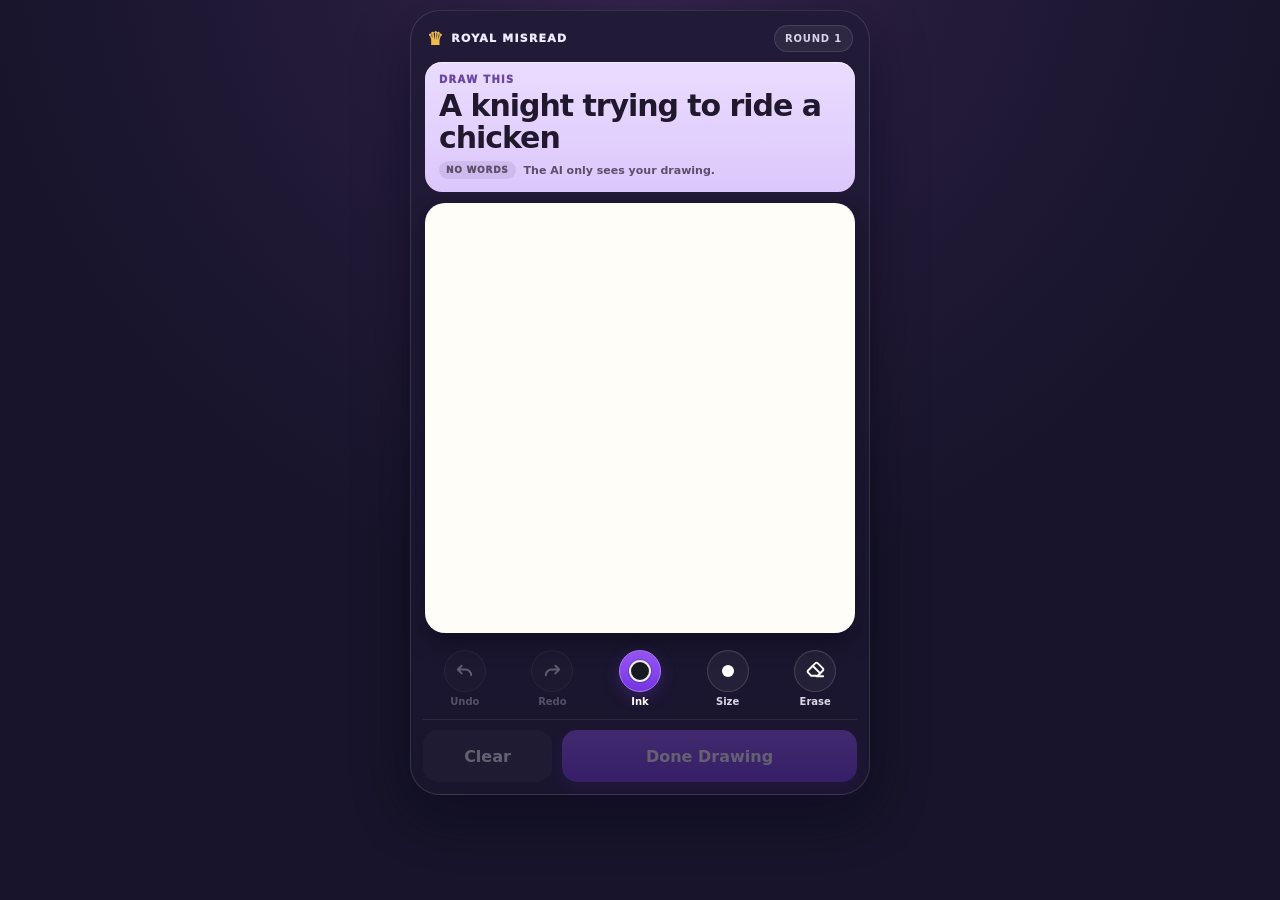
<file: components/royal-misread/drawing-lab/index.html>
<!doctype html>
<html lang="en">
<head>
<meta charset="utf-8">
<meta name="viewport" content="width=device-width, initial-scale=1, viewport-fit=cover">
<meta name="theme-color" content="#17142b">
<title>Royal Misread Drawing Lab</title>
<link rel="stylesheet" href="./styles.css">
</head>
<body>
<main id="drawingLab" class="lab-shell" tabindex="-1">
  <section class="draw-card" aria-labelledby="drawTitle">
    <header class="game-head">
      <div class="mini-brand"><span class="brand-crown" aria-hidden="true">♛</span><span>Royal Misread</span></div>
      <div class="round-chip">Round 1</div>
    </header>

    <section class="prompt-card" aria-label="Drawing prompt">
      <span class="eyebrow">DRAW THIS</span>
      <h1 id="drawTitle">A knight trying to ride a chicken</h1>
      <div class="prompt-rules"><span class="rule-pill">NO WORDS</span><span>The AI only sees your drawing.</span></div>
    </section>

    <div id="draftNotice" class="draft-notice" hidden>
      <span>Recovered your unfinished drawing.</span>
      <button type="button" id="discardDraftButton">Start over</button>
    </div>

    <div class="canvas-stage">
      <canvas id="drawingCanvas" tabindex="0" aria-label="Drawing canvas. Draw with touch, stylus, or mouse."></canvas>
    </div>

    <div class="tool-zone">
      <section id="paletteTray" class="option-tray palette-popover" hidden aria-label="Drawing colors">
        <span class="tray-label">Pick a color</span>
        <div class="tray-options colors" role="group" aria-label="Drawing color">
          <button type="button" class="color-button is-active" data-color="#171923" style="--swatch:#171923" aria-label="Ink black"></button>
          <button type="button" class="color-button" data-color="#fffdf8" style="--swatch:#fffdf8" aria-label="White"></button>
          <button type="button" class="color-button" data-color="#e75f56" style="--swatch:#e75f56" aria-label="Coral"></button>
          <button type="button" class="color-button" data-color="#f3a33c" style="--swatch:#f3a33c" aria-label="Orange"></button>
          <button type="button" class="color-button" data-color="#e2c233" style="--swatch:#e2c233" aria-label="Gold"></button>
          <button type="button" class="color-button" data-color="#45ad61" style="--swatch:#45ad61" aria-label="Green"></button>
          <button type="button" class="color-button" data-color="#39aee8" style="--swatch:#39aee8" aria-label="Blue"></button>
          <button type="button" class="color-button" data-color="#8a56e8" style="--swatch:#8a56e8" aria-label="Purple"></button>
        </div>
      </section>

      <section id="sizeTray" class="option-tray size-popover" hidden aria-label="Brush size">
        <span class="tray-label">Brush size</span>
        <div class="tray-options sizes" role="group" aria-label="Brush size">
          <button type="button" class="size-button" data-size="7" aria-label="Small brush"><span class="dot dot-small"></span><span>Small</span></button>
          <button type="button" class="size-button is-active" data-size="12" aria-label="Medium brush"><span class="dot dot-medium"></span><span>Medium</span></button>
          <button type="button" class="size-button" data-size="22" aria-label="Large brush"><span class="dot dot-large"></span><span>Large</span></button>
        </div>
      </section>

      <section class="quick-dock" aria-label="Drawing tools">
        <button type="button" id="undoButton" class="dock-button" disabled aria-label="Undo last stroke"><span class="dock-icon" aria-hidden="true"><svg viewBox="0 0 24 24"><path d="M9 7 5 11l4 4"/><path d="M6 11h7a6 6 0 0 1 6 6"/></svg></span><span class="dock-label">Undo</span></button>
        <button type="button" id="redoButton" class="dock-button" disabled aria-label="Redo stroke"><span class="dock-icon" aria-hidden="true"><svg viewBox="0 0 24 24"><path d="m15 7 4 4-4 4"/><path d="M18 11h-7a6 6 0 0 0-6 6"/></svg></span><span class="dock-label">Redo</span></button>
        <button type="button" id="penTool" class="dock-button is-active" aria-pressed="true" aria-expanded="false" aria-controls="paletteTray"><span class="icon-disc"><span id="activeColorChip" class="active-color-chip" style="--active-color:#171923" aria-hidden="true"></span></span><span class="dock-label">Ink</span></button>
        <button type="button" id="sizeTool" class="dock-button" aria-expanded="false" aria-controls="sizeTray"><span class="icon-disc"><span id="activeSizeDot" class="active-size-dot size-medium" aria-hidden="true"></span></span><span class="dock-label">Size</span></button>
        <button type="button" id="eraserTool" class="dock-button" aria-pressed="false"><span class="dock-icon" aria-hidden="true"><svg viewBox="0 0 24 24"><path d="m7.5 17.5-3-3a2 2 0 0 1 0-2.8l7.2-7.2a2 2 0 0 1 2.8 0l5 5a2 2 0 0 1 0 2.8l-5.2 5.2H7.5Z"/><path d="m9 7 8 8"/><path d="M13 18h7"/></svg></span><span class="dock-label">Erase</span></button>
      </section>
    </div>

    <footer class="finish-bar">
      <button type="button" id="clearButton" class="clear-button" disabled>Clear</button>
      <button type="button" id="doneButton" class="done-button" disabled>Done Drawing</button>
    </footer>

    <div id="statusMessage" class="sr-status" aria-live="polite"></div>
  </section>

  <section id="previewPanel" class="preview-panel" hidden aria-labelledby="previewTitle">
    <div class="preview-copy">
      <span class="eyebrow">REVIEW YOUR DRAWING</span>
      <h2 id="previewTitle">Happy with it?</h2>
      <p>This is exactly what the game will submit.</p>
    </div>
    <div class="preview-image-wrap"><img id="previewImage" alt="Preview of the completed drawing"></div>
    <div class="preview-actions">
      <button type="button" id="useDrawingButton" class="done-button">Use This Drawing</button>
      <button type="button" id="keepDrawingButton" class="secondary-button">Keep Drawing</button>
    </div>
    <div class="preview-note"><span aria-hidden="true">ⓘ</span><span>Submitted as a 1024 × 1024 image with editable strokes preserved.</span></div>
  </section>

  <section id="lockedPanel" class="locked-panel" hidden>
    <div class="locked-icon" aria-hidden="true">✓</div>
    <h2>Drawing locked.</h2>
    <p>Your drawing is ready for the game.</p>
    <button type="button" id="newDrawingButton" class="secondary-button">Start another test drawing</button>
  </section>
</main>
<script src="./drawing-engine.js"></script>
<script src="./drawing-lab.js"></script>
</body>
</html>
</file>
<file: components/avatar-studio/avatar-v2.css>
:root{--navy:#101a42;--navy2:#172454;--ink:#f7f8ff;--muted:#aeb9dc;--yellow:#ffd748;--yellow2:#ffea8b;--line:rgba(255,255,255,.12);font-family:Inter,ui-rounded,"Avenir Next",system-ui,-apple-system,"Segoe UI",sans-serif;color-scheme:dark}*{box-sizing:border-box}html{background:var(--navy)}body{margin:0;min-width:320px;color:var(--ink);background:radial-gradient(circle at 10% 0,rgba(98,117,205,.2),transparent 32rem),radial-gradient(circle at 90% 18%,rgba(255,215,72,.08),transparent 25rem),linear-gradient(150deg,#101a42,#0c1537 58%,#111d46)}button,input{font:inherit}button{cursor:pointer;-webkit-tap-highlight-color:transparent}button:focus-visible,input:focus-visible{outline:3px solid var(--yellow);outline-offset:3px}.app-shell{width:min(1240px,calc(100% - 24px));margin:auto;padding:24px 0 56px}.topbar{display:flex;justify-content:space-between;gap:24px;align-items:end;margin-bottom:22px}.brand-lockup{display:flex;align-items:center;gap:14px}.brand-mark{width:50px;height:50px;border-radius:16px;background:var(--yellow);color:var(--navy);display:grid;place-items:center;font-weight:1000;font-size:28px;box-shadow:0 9px 24px rgba(255,215,72,.18)}.eyebrow{color:var(--yellow);font-size:11px;font-weight:950;letter-spacing:.16em}h1,h2,h3,h4,p{margin-top:0}h1{margin-bottom:0;font-size:clamp(28px,5vw,44px);line-height:.95;letter-spacing:-.04em}h2{margin:4px 0 0;font-size:22px}.tagline{color:var(--muted);max-width:470px;margin:0;text-align:right;line-height:1.45}.studio-grid{display:grid;grid-template-columns:minmax(330px,.92fr) minmax(470px,1.08fr);gap:18px}.preview-panel,.controls-panel,.integration-card,.lobby-demo{background:linear-gradient(180deg,rgba(30,47,103,.95),rgba(19,31,75,.97));border:1px solid var(--line);border-radius:26px;box-shadow:0 22px 70px rgba(3,8,28,.34)}.preview-panel{padding:20px;align-self:start;position:sticky;top:12px}.preview-header{display:flex;justify-content:space-between;gap:16px;align-items:start}.preset-note{color:var(--muted);font-size:13px;margin:6px 0 0;max-width:330px;line-height:1.4}.status-pill{padding:8px 12px;border:1px solid rgba(255,215,72,.35);background:rgba(255,215,72,.08);border-radius:999px;color:var(--yellow2);font-weight:850;font-size:12px;white-space:nowrap}.avatar-stage{min-height:470px;margin:14px 0 16px;display:grid;place-items:center;border-radius:22px;overflow:hidden;position:relative;background:radial-gradient(circle at 50% 28%,rgba(255,255,255,.12),transparent 20rem),rgba(255,255,255,.025);border:1px solid rgba(255,255,255,.08)}.avatar-stage:before{content:"";position:absolute;left:12%;right:12%;bottom:8%;height:16%;background:radial-gradient(ellipse,rgba(3,7,25,.38),transparent 68%);filter:blur(10px)}.avatar-svg{width:min(96%,450px);height:auto;overflow:visible;position:relative;z-index:1}.preview-actions{display:grid;grid-template-columns:1fr .72fr 1fr;gap:9px}.button{min-height:48px;border-radius:15px;border:0;padding:0 15px;font-weight:900}.button:active{transform:scale(.98)}.button.primary{background:var(--yellow);color:var(--navy)}.button.secondary{background:rgba(255,255,255,.1);color:var(--ink);border:1px solid var(--line)}.button.ghost{background:transparent;color:var(--muted);border:1px solid var(--line)}.button.compact{min-height:42px;font-size:13px}.quick-expression{margin-top:14px;padding-top:13px;border-top:1px solid var(--line)}.quick-expression>span,.field-label{display:block;color:var(--muted);font-weight:800;font-size:12px;margin-bottom:7px}.reaction-row,.toggle-row,.color-grid{display:flex;flex-wrap:wrap;gap:8px}.reaction-btn{min-width:43px;min-height:40px;border-radius:12px;border:1px solid var(--line);background:rgba(255,255,255,.055);color:var(--ink);font-size:18px}.reaction-btn.active,.toggle-chip.active{border-color:rgba(255,215,72,.65);background:rgba(255,215,72,.11);color:var(--yellow2)}.saved-banner{margin-top:11px;border-radius:14px;background:rgba(67,205,147,.12);color:#a9f5d2;padding:11px 14px;font-size:13px;border:1px solid rgba(67,205,147,.24)}.controls-panel{overflow:hidden;min-width:0}.mode-tabs{display:grid;grid-template-columns:repeat(3,1fr);gap:5px;padding:8px;background:rgba(8,15,45,.36);border-bottom:1px solid var(--line)}.tab{border:0;background:transparent;color:var(--muted);min-height:44px;border-radius:13px;font-weight:900}.tab.active{background:rgba(255,215,72,.12);color:var(--yellow)}.tab-panel{padding:18px}.name-input{width:100%;min-height:46px;border:1px solid rgba(255,255,255,.14);background:rgba(7,13,39,.32);color:var(--ink);border-radius:14px;padding:0 14px;font-size:16px;font-weight:800;margin-bottom:14px}.feature-nav{display:flex;gap:7px;overflow-x:auto;padding:2px 2px 10px;scrollbar-width:thin}.feature-tab{flex:0 0 auto;min-height:42px;padding:0 12px;border-radius:13px;border:1px solid rgba(255,255,255,.11);background:rgba(255,255,255,.04);color:var(--muted);font-size:12px;font-weight:900}.feature-tab.active{background:rgba(255,215,72,.12);border-color:rgba(255,215,72,.5);color:var(--yellow2)}.editor-workspace{border-top:1px solid var(--line);padding-top:14px}.editor-title{display:flex;justify-content:space-between;gap:12px;align-items:baseline;margin-bottom:12px}.editor-title h3{margin:0;font-size:18px}.editor-title span,.helper-text,.section-intro p{color:var(--muted);font-size:12px;line-height:1.45}.option-grid{display:grid;grid-template-columns:repeat(4,minmax(0,1fr));gap:8px}.option-card{min-width:0;border:1px solid var(--line);background:rgba(255,255,255,.045);color:var(--ink);border-radius:14px;padding:7px;text-align:center}.option-card.active,.preset-card.active{border-color:rgba(255,215,72,.68);background:rgba(255,215,72,.105);color:var(--yellow2)}.option-thumb{aspect-ratio:1;border-radius:10px;display:grid;place-items:center;overflow:hidden;background:rgba(5,12,38,.26);margin-bottom:5px}.option-thumb .avatar-svg{width:165%;max-width:none;transform:translateY(18%)}.option-label{display:block;font-size:10px;font-weight:850;white-space:nowrap;overflow:hidden;text-overflow:ellipsis}.color-chip{width:46px;height:46px;border-radius:14px;border:2px solid rgba(255,255,255,.13);background:rgba(255,255,255,.04);display:grid;place-items:center}.color-chip.active{border-color:var(--yellow);box-shadow:0 0 0 2px rgba(255,215,72,.14)}.swatch{width:29px;height:29px;border-radius:50%;box-shadow:inset 0 0 0 2px rgba(255,255,255,.25)}.tune-panel{margin-top:14px;padding-top:14px;border-top:1px solid var(--line);display:grid;gap:12px}.tune-panel h4{margin:0;font-size:13px;color:var(--yellow2)}.slider-row{display:grid;grid-template-columns:105px 1fr 40px;gap:10px;align-items:center}.slider-row label{color:var(--muted);font-size:12px;font-weight:800}.slider-row input{width:100%;accent-color:var(--yellow)}.slider-value{font-variant-numeric:tabular-nums;font-size:11px;text-align:right}.toggle-chip{min-height:42px;padding:0 12px;border-radius:12px;border:1px solid var(--line);background:rgba(255,255,255,.05);color:var(--ink);font-size:12px;font-weight:850}.preset-grid{display:grid;grid-template-columns:repeat(3,1fr);gap:9px}.preset-card{min-width:0;border:1px solid var(--line);background:rgba(255,255,255,.045);border-radius:17px;padding:9px;color:var(--ink);text-align:center}.preset-mini{aspect-ratio:1/1.05;display:grid;place-items:center;overflow:hidden;border-radius:13px;background:rgba(255,255,255,.05);margin-bottom:7px}.preset-mini .avatar-svg{width:126%;transform:translateY(4%)}.preset-card strong{display:block;font-size:12px}.preset-card small{display:block;color:var(--muted);font-size:9px;line-height:1.25;margin-top:3px;min-height:22px}.animation-grid{display:grid;grid-template-columns:repeat(3,1fr);gap:9px}.animation-btn{min-height:48px;border-radius:14px;background:rgba(255,255,255,.055);color:var(--ink);border:1px solid var(--line);font-weight:800}.animation-btn.active{color:var(--yellow);border-color:rgba(255,215,72,.6);background:rgba(255,215,72,.1)}.integration-card,.lobby-demo{margin-top:18px;padding:20px}.integration-card{display:grid;grid-template-columns:minmax(220px,.8fr) minmax(330px,1.2fr);gap:20px;align-items:center}.integration-copy p{color:var(--muted);line-height:1.5}.payload{margin:0;max-height:270px;overflow:auto;background:rgba(5,11,34,.52);border:1px solid rgba(255,255,255,.1);border-radius:16px;padding:15px;color:#dce3ff;font-size:11px;line-height:1.5;white-space:pre-wrap;word-break:break-word}.lobby-heading{display:flex;justify-content:space-between;gap:14px;align-items:center;margin-bottom:15px}.lobby-grid{display:grid;grid-template-columns:repeat(7,1fr);gap:9px}.lobby-card{border:1px solid var(--line);background:rgba(255,255,255,.045);border-radius:16px;padding:7px;text-align:center;overflow:hidden}.lobby-avatar{aspect-ratio:1/1.08;display:grid;place-items:center;border-radius:12px;background:rgba(255,255,255,.045);overflow:hidden}.lobby-avatar .avatar-svg{width:135%;transform:translateY(5%)}.lobby-name{font-weight:900;margin-top:6px;font-size:11px;white-space:nowrap;overflow:hidden;text-overflow:ellipsis}.research-note{color:var(--muted);font-size:11px;line-height:1.5;margin:18px 2px 0;text-align:center}.avatar-svg .puppet{transform-box:fill-box;transform-origin:center bottom;animation:idle 2.7s ease-in-out infinite}.avatar-svg .head-group{transform-box:fill-box;transform-origin:center 80%}.avatar-svg .arm-left,.avatar-svg .arm-right{transform-box:fill-box;transform-origin:50% 10%}.avatar-svg .eyes-group{transform-box:fill-box;transform-origin:center}.avatar-svg .hair-detail,.avatar-svg .beard-detail,.avatar-svg .glasses-detail,.avatar-svg .hat-detail{transform-box:fill-box;transform-origin:center}@keyframes idle{50%{transform:translateY(-4px) rotate(.35deg)}}@keyframes blink{48%,52%{transform:scaleY(.07)}}.avatar-svg.is-blinking .eyes-group{animation:blink .22s linear}.anim-look-left .head-group{transform:rotate(-6deg) translateX(-4px)}.anim-look-right .head-group{transform:rotate(6deg) translateX(4px)}.anim-wave .arm-right{animation:wave .7s ease-in-out 2}@keyframes wave{35%{transform:rotate(-98deg)}65%{transform:rotate(-72deg)}}.anim-think .head-group{transform:rotate(-8deg) translateY(2px)}.anim-think .arm-right{transform:rotate(-72deg)}.anim-laugh .puppet{animation:laugh .16s ease-in-out infinite alternate}@keyframes laugh{to{transform:translateY(-7px) rotate(1.2deg)}}.anim-shock .head-group{animation:shock .35s cubic-bezier(.2,.9,.3,1.4) 2 alternate}.anim-shock .arm-left{transform:rotate(65deg)}.anim-shock .arm-right{transform:rotate(-65deg)}@keyframes shock{to{transform:translateY(-14px) scale(1.045)}}.anim-sad .head-group{transform:rotate(6deg) translateY(7px)}.anim-cheer .arm-left{transform:rotate(118deg)}.anim-cheer .arm-right{transform:rotate(-118deg)}.anim-point .arm-right{transform:rotate(-88deg)}.anim-dance .puppet{animation:dance .55s ease-in-out infinite alternate}@keyframes dance{to{transform:translateX(8px) rotate(4deg) translateY(-4px)}}.anim-victory .puppet{animation:victory .8s ease-in-out infinite}.anim-victory .arm-left{transform:rotate(125deg)}.anim-victory .arm-right{transform:rotate(-125deg)}@keyframes victory{50%{transform:translateY(-21px) scale(1.03)}}.personality-curls .hair-detail{animation:curls 1.8s ease-in-out infinite}@keyframes curls{50%{transform:scaleY(1.035) translateY(-1px)}}.personality-beard .beard-detail{animation:beard 3.1s ease-in-out infinite}@keyframes beard{50%{transform:rotate(1.4deg)}}.personality-glasses .glasses-detail{animation:glasses 4s ease-in-out infinite}@keyframes glasses{50%{transform:translateY(-1.5px)}}.personality-hat .hat-detail{animation:hat 3.6s ease-in-out infinite}@keyframes hat{50%{transform:rotate(-1.5deg) translateY(-1px)}}@media(max-width:920px){.studio-grid{grid-template-columns:1fr}.preview-panel{position:static}.avatar-stage{min-height:390px}.integration-card{grid-template-columns:1fr}.lobby-grid{grid-template-columns:repeat(4,1fr)}}@media(max-width:620px){.app-shell{width:calc(100% - 14px);padding-top:12px}.tagline{display:none}.preview-panel,.tab-panel,.integration-card,.lobby-demo{padding:14px}.avatar-stage{min-height:350px}.preview-actions{grid-template-columns:1fr 1fr}.preview-actions .primary{grid-column:1/-1}.option-grid{grid-template-columns:repeat(3,minmax(0,1fr))}.preset-grid,.animation-grid{grid-template-columns:repeat(2,1fr)}.slider-row{grid-template-columns:88px 1fr 34px;gap:7px}.lobby-grid{grid-template-columns:repeat(3,1fr)}.lobby-heading{align-items:flex-start;flex-direction:column}}@media(prefers-reduced-motion:reduce){*,*:before,*:after{animation-duration:.001ms!important;animation-iteration-count:1!important}}
</file>
<file: components/avatar-studio/avatar-polish.css>
/* CALLBACK Avatar Studio polish layer
   Loaded after avatar-v2.css so these rules safely refine the existing editor. */

:root {
  --polish-card: rgba(255,255,255,.055);
  --polish-card-strong: rgba(8,15,45,.36);
  --polish-glow: 0 0 0 1px rgba(255,215,72,.14), 0 14px 32px rgba(2,7,27,.22);
}

@media (min-width: 921px) {
  .preview-panel { top: 18px; }
}

.option-thumb {
  aspect-ratio: 1 / 1.03;
  min-height: 94px;
  overflow: hidden;
  position: relative;
  background:
    radial-gradient(circle at 50% 28%, rgba(255,255,255,.08), transparent 64%),
    rgba(5,12,38,.30);
  border: 1px solid rgba(255,255,255,.045);
}
.option-thumb::after {
  content: "";
  position: absolute;
  left: 18%; right: 18%; bottom: 7%;
  height: 10%;
  border-radius: 50%;
  background: radial-gradient(ellipse, rgba(3,7,25,.28), transparent 70%);
  pointer-events: none;
}
.option-thumb .avatar-svg {
  width: 100% !important;
  max-width: 100% !important;
  height: auto !important;
  transform: none !important;
  position: relative;
  z-index: 1;
}

.preset-mini .avatar-svg,
.lobby-avatar .avatar-svg {
  width: 100% !important;
  max-width: 100% !important;
  transform: none !important;
}

.option-card {
  position: relative;
  min-height: 0;
  padding: 8px;
  transition: transform .14s ease, border-color .14s ease, background .14s ease, box-shadow .14s ease;
}
.option-card:hover {
  background: rgba(255,255,255,.07);
  border-color: rgba(255,255,255,.2);
}
.option-card.active { box-shadow: var(--polish-glow); }
.option-card:active { transform: scale(.985); }
.option-label { padding: 2px 2px 1px; line-height: 1.2; }

.feature-nav {
  scroll-snap-type: x proximity;
  scroll-padding-inline: 4px 28px;
  overscroll-behavior-inline: contain;
  -webkit-overflow-scrolling: touch;
  padding-bottom: 12px;
}
.feature-tab {
  scroll-snap-align: start;
  min-height: 46px;
  transition: border-color .14s ease, background .14s ease, color .14s ease, transform .14s ease;
}
.feature-tab:active { transform: scale(.98); }

.slider-row input[type="range"] {
  min-height: 36px;
  touch-action: pan-x;
}
.color-chip,
.toggle-chip,
.option-card,
.feature-tab,
.animation-btn,
.preset-card,
.reaction-btn,
.button { touch-action: manipulation; }
.color-chip { transition: transform .13s ease, border-color .13s ease, box-shadow .13s ease; }
.color-chip:active { transform: scale(.94); }

.edit-preview-dock { display: none; }

@media (max-width: 920px) {
  .controls-panel { overflow: visible; }
  .mode-tabs {
    position: sticky;
    top: max(0px, env(safe-area-inset-top));
    z-index: 40;
    border: 1px solid rgba(255,255,255,.09);
    border-radius: 17px 17px 0 0;
    background: rgba(13,23,61,.92);
    -webkit-backdrop-filter: blur(14px);
    backdrop-filter: blur(14px);
  }
  .tab-panel { overflow: visible; }
  .edit-preview-dock {
    display: grid;
    grid-template-columns: 92px minmax(0,1fr);
    align-items: center;
    gap: 12px;
    position: sticky;
    top: calc(max(0px, env(safe-area-inset-top)) + 60px);
    z-index: 34;
    margin: -2px -2px 14px;
    padding: 10px 12px;
    border: 1px solid rgba(255,255,255,.12);
    border-radius: 18px;
    background: linear-gradient(135deg, rgba(22,36,84,.96), rgba(13,24,66,.96));
    box-shadow: 0 12px 30px rgba(3,8,28,.28);
    -webkit-backdrop-filter: blur(14px);
    backdrop-filter: blur(14px);
  }
  .edit-preview-avatar {
    width: 92px;
    height: 92px;
    display: grid;
    place-items: center;
    overflow: hidden;
    border-radius: 15px;
    background:
      radial-gradient(circle at 50% 25%, rgba(255,255,255,.11), transparent 68%),
      rgba(5,12,38,.32);
    border: 1px solid rgba(255,255,255,.08);
  }
  .edit-preview-avatar .avatar-svg {
    width: 96% !important;
    max-width: none !important;
    height: auto !important;
    transform: none !important;
  }
  .edit-preview-copy { min-width: 0; }
  .edit-preview-kicker {
    display: block;
    color: var(--yellow);
    font-size: 10px;
    font-weight: 950;
    letter-spacing: .13em;
    margin-bottom: 3px;
  }
  .edit-preview-title {
    display: flex;
    gap: 6px;
    align-items: baseline;
    min-width: 0;
    font-size: 15px;
  }
  .edit-preview-title span { color: var(--muted); font-weight: 750; }
  .edit-preview-title strong {
    color: var(--ink);
    overflow: hidden;
    text-overflow: ellipsis;
    white-space: nowrap;
  }
  .edit-preview-hint {
    color: var(--muted);
    font-size: 11px;
    line-height: 1.35;
    margin: 4px 0 0;
  }
  .feature-nav {
    margin-inline: -2px;
    padding-right: 28px;
  }
}

@media (max-width: 620px) {
  .app-shell { width: calc(100% - 10px); }
  .tab-panel { padding: 14px 12px 16px; }
  .name-input {
    min-height: 54px;
    font-size: 17px;
    margin-bottom: 12px;
  }
  .feature-tab {
    min-height: 48px;
    padding-inline: 14px;
    font-size: 12px;
  }
  .editor-title {
    align-items: flex-start;
    margin-bottom: 10px;
  }
  .editor-title h3 { font-size: 20px; }
  .editor-title span {
    max-width: 56%;
    text-align: right;
    line-height: 1.3;
  }
  .option-grid {
    grid-template-columns: repeat(3, minmax(0,1fr));
    gap: 9px;
  }
  .option-card {
    border-radius: 16px;
    padding: 7px;
  }
  .option-thumb {
    min-height: 0;
    border-radius: 12px;
    margin-bottom: 6px;
  }
  .option-label {
    font-size: 11px;
    min-height: 26px;
    display: grid;
    place-items: center;
    white-space: normal;
    overflow: visible;
    text-overflow: clip;
  }
  .tune-panel { gap: 14px; }
  .slider-row {
    grid-template-columns: 80px minmax(0,1fr) 42px;
    gap: 8px;
  }
  .slider-row label { font-size: 12px; }
  .slider-value { font-size: 11px; }
  .color-chip {
    width: 48px;
    height: 48px;
  }
  .toggle-chip { min-height: 46px; }
}

@media (max-width: 390px) {
  .edit-preview-dock { grid-template-columns: 78px minmax(0,1fr); }
  .edit-preview-avatar { width: 78px; height: 78px; }
  .option-grid { gap: 7px; }
  .option-card { padding: 6px; }
}
</file>
<file: components/royal-misread/drawing-lab/styles.css>
:root{
  --bg:#17142b;--bg-2:#211936;--panel:#211b38;--panel-2:#2a2342;--canvas:#fffdf8;--text:#fffaf2;--muted:#bbb5ca;--line:rgba(255,255,255,.12);--purple:#8b4df3;--purple-2:#7135df;--lavender:#e7d7ff;--gold:#f0bc4f;--danger:#ff8b83;--ink:#171923;--shadow:0 18px 55px rgba(5,3,16,.38)
}
*{box-sizing:border-box}html,body{margin:0;min-height:100%;background:radial-gradient(circle at 50% -10%,#3a2753 0,#241b39 28%,var(--bg) 62%);color:var(--text);font-family:Inter,ui-sans-serif,system-ui,-apple-system,BlinkMacSystemFont,"Segoe UI",sans-serif}button{font:inherit}button:focus-visible,canvas:focus-visible{outline:3px solid #b992ff;outline-offset:2px}[hidden]{display:none!important}.lab-shell{width:min(480px,100%);margin:0 auto;padding:max(10px,env(safe-area-inset-top)) 10px max(18px,env(safe-area-inset-bottom));outline:none}.draw-card,.preview-panel,.locked-panel{background:linear-gradient(180deg,#211b38,#19152d);border:1px solid var(--line);border-radius:30px;box-shadow:var(--shadow);overflow:visible}.draw-card{padding:12px}.game-head{display:flex;align-items:center;justify-content:space-between;gap:10px;padding:2px 4px 10px}.mini-brand{display:flex;align-items:center;gap:7px;text-transform:uppercase;letter-spacing:.11em;font-size:11px;font-weight:950;color:#efe9ff}.brand-crown{color:var(--gold);font-size:18px;line-height:1}.round-chip{padding:7px 10px;border:1px solid rgba(255,255,255,.12);border-radius:999px;background:rgba(255,255,255,.06);font-size:10px;font-weight:900;letter-spacing:.08em;text-transform:uppercase;color:#d9d2e8}.prompt-card{margin:0 2px 11px;padding:12px 14px 13px;border-radius:17px;background:linear-gradient(180deg,#eadcff,#dcc7fb);color:#20182d;box-shadow:inset 0 1px 0 rgba(255,255,255,.55)}.eyebrow{display:block;margin-bottom:5px;font-size:10px;line-height:1.1;font-weight:1000;letter-spacing:.13em;color:#6b46a7}.prompt-card h1,.preview-copy h2,.locked-panel h2{margin:0;letter-spacing:-.035em}.prompt-card h1{font-size:clamp(21px,5.7vw,30px);line-height:1.05}.prompt-rules{display:flex;align-items:center;gap:8px;flex-wrap:wrap;margin-top:8px;font-size:11px;color:#5d4e6c;font-weight:750}.rule-pill{padding:4px 7px;border-radius:999px;background:rgba(80,48,123,.1);font-size:9px;letter-spacing:.08em;font-weight:1000}.draft-notice{display:flex;align-items:center;justify-content:space-between;gap:10px;margin:0 2px 9px;padding:9px 10px;border-radius:12px;background:#e5f2ff;color:#274660;font-size:12px;font-weight:800}.draft-notice button{min-height:36px;border:0;border-radius:10px;padding:0 10px;background:#fff;color:#365c79;font-weight:900}.canvas-stage{position:relative;padding:0 2px}.canvas-stage::before{content:"";position:absolute;inset:8px 10px -7px;border-radius:20px;background:#0e0c1b;filter:blur(8px);opacity:.5;z-index:0}#drawingCanvas{position:relative;z-index:1;display:block;width:100%;aspect-ratio:1;background:var(--canvas);border:1px solid rgba(255,255,255,.55);border-radius:20px;box-shadow:0 10px 24px rgba(5,3,16,.22);touch-action:none;-webkit-user-select:none;user-select:none}.tool-zone{position:relative;margin-top:11px}.quick-dock{display:grid;grid-template-columns:repeat(5,minmax(0,1fr));gap:4px;padding:2px 0}.dock-button,.color-button,.size-button,.clear-button,.secondary-button,.done-button{border:0;font-weight:900;transition:transform .1s ease,background .12s ease,border-color .12s ease,box-shadow .12s ease}.dock-button:active,.color-button:active,.size-button:active,.clear-button:active,.secondary-button:active,.done-button:active{transform:scale(.97)}.dock-button{min-width:0;min-height:62px;padding:2px 2px 0;background:transparent;color:#fff;display:flex;flex-direction:column;align-items:center;justify-content:center;gap:5px}.dock-button:disabled{opacity:.3;cursor:not-allowed}.dock-icon,.icon-disc{width:42px;height:42px;border-radius:50%;display:grid;place-items:center;border:1px solid rgba(255,255,255,.16);background:rgba(255,255,255,.045);font-size:25px;line-height:1;box-shadow:inset 0 1px 0 rgba(255,255,255,.04)}.dock-icon svg{width:23px;height:23px;fill:none;stroke:currentColor;stroke-width:2;stroke-linecap:round;stroke-linejoin:round}.dock-label{font-size:10px;line-height:1;font-weight:800;color:#ddd7e8}.dock-button.is-active .dock-icon,.dock-button.is-active .icon-disc{background:linear-gradient(180deg,#9a58fa,var(--purple-2));border-color:#ad79ff;box-shadow:0 5px 16px rgba(117,53,223,.3)}.dock-button.is-active .dock-label{color:#fff}.active-color-chip{display:block;width:22px;height:22px;border-radius:50%;background:var(--active-color);border:2px solid rgba(255,255,255,.92);box-shadow:0 0 0 1px rgba(0,0,0,.2)}.active-size-dot{display:block;border-radius:50%;background:white}.active-size-dot.size-small{width:7px;height:7px}.active-size-dot.size-medium{width:12px;height:12px}.active-size-dot.size-large{width:19px;height:19px}.option-tray{position:absolute;left:50%;bottom:72px;z-index:10;width:min(310px,calc(100% - 18px));transform:translateX(-50%);padding:13px;border:1px solid rgba(255,255,255,.12);border-radius:18px;background:linear-gradient(180deg,#302844,#231d35);box-shadow:0 16px 42px rgba(4,2,12,.45)}.option-tray::after{content:"";position:absolute;left:50%;bottom:-7px;width:14px;height:14px;transform:translateX(-50%) rotate(45deg);background:#231d35;border-right:1px solid rgba(255,255,255,.1);border-bottom:1px solid rgba(255,255,255,.1)}.tray-label{display:block;margin:0 0 10px;text-align:center;font-size:12px;font-weight:900;color:#efeaf7}.tray-options{display:flex;align-items:center;gap:8px}.colors{display:grid;grid-template-columns:repeat(4,1fr);justify-items:center}.color-button{width:48px;height:48px;border-radius:50%;padding:0;background:transparent;display:grid;place-items:center}.color-button::before{content:"";display:block;width:34px;height:34px;border-radius:50%;background:var(--swatch);border:3px solid rgba(255,255,255,.9);box-shadow:0 0 0 1px rgba(0,0,0,.28)}.color-button.is-active{box-shadow:0 0 0 3px #a967ff;border-radius:50%}.sizes{display:grid;grid-template-columns:repeat(3,1fr)}.size-button{min-height:52px;border-radius:13px;background:rgba(255,255,255,.07);color:#fff;display:flex;align-items:center;justify-content:center;gap:8px}.size-button.is-active{background:rgba(147,83,246,.22);box-shadow:inset 0 0 0 2px #9f65f5}.dot{display:block;flex:0 0 auto;background:white;border-radius:50%}.dot-small{width:7px;height:7px}.dot-medium{width:12px;height:12px}.dot-large{width:19px;height:19px}.finish-bar{display:grid;grid-template-columns:minmax(88px,.7fr) minmax(0,1.6fr);gap:10px;margin-top:9px;padding-top:10px;border-top:1px solid rgba(255,255,255,.08)}.clear-button,.done-button,.secondary-button{min-height:52px;border-radius:15px}.clear-button{background:rgba(255,255,255,.09);color:#fff}.clear-button:disabled,.done-button:disabled{opacity:.32;cursor:not-allowed}.clear-button:not(:disabled){color:#fff}.clear-button.is-armed{background:#60302f;color:#fff}.done-button{background:linear-gradient(180deg,#9855fa,#7435e2);color:white;box-shadow:0 8px 20px rgba(116,53,226,.28)}.preview-panel,.locked-panel{padding:14px;margin-top:0}.preview-copy{text-align:center;padding:2px 6px 12px}.preview-copy .eyebrow{color:#b790f3}.preview-copy h2{font-size:27px}.preview-copy p,.locked-panel p{margin:6px 0 0;color:var(--muted);line-height:1.4;font-size:13px}.preview-image-wrap{overflow:hidden;border-radius:19px;background:white;border:1px solid rgba(255,255,255,.15)}.preview-image-wrap img{display:block;width:100%;aspect-ratio:1;object-fit:contain}.preview-actions{display:grid;gap:9px;margin-top:13px}.preview-actions .done-button,.preview-actions .secondary-button{width:100%}.secondary-button{background:rgba(255,255,255,.09);color:white;border:1px solid rgba(255,255,255,.08)}.preview-note{display:flex;align-items:flex-start;gap:8px;margin-top:12px;padding:0 4px;color:#aaa4b8;font-size:10px;line-height:1.35}.locked-panel{text-align:center}.locked-icon{width:58px;height:58px;border-radius:50%;display:grid;place-items:center;margin:8px auto 10px;background:#d8f2df;color:#1e6a37;font-size:30px;font-weight:1000}.locked-panel h2{font-size:28px}.locked-panel .secondary-button{margin-top:14px;padding:0 16px}.sr-status{position:absolute!important;width:1px!important;height:1px!important;padding:0!important;margin:-1px!important;overflow:hidden!important;clip:rect(0,0,0,0)!important;white-space:nowrap!important;border:0!important}@media(max-width:520px){html,body{background:linear-gradient(180deg,#211936,#17142b 45%)}.lab-shell{padding:0;width:100%}.draw-card,.preview-panel,.locked-panel{min-height:100%;border-radius:0;border-left:0;border-right:0;border-top:0;box-shadow:none}.draw-card{padding:10px 10px max(12px,env(safe-area-inset-bottom))}.game-head{padding-top:max(2px,env(safe-area-inset-top))}.prompt-card{margin-bottom:9px}.canvas-stage{padding:0}.tool-zone{margin-top:8px}.dock-button{min-height:58px}.dock-icon,.icon-disc{width:40px;height:40px}.finish-bar{margin-top:6px;padding-top:8px}.clear-button,.done-button{min-height:50px}.preview-panel,.locked-panel{padding:12px 10px max(14px,env(safe-area-inset-bottom))}}@media(max-width:370px){.draw-card{padding-left:7px;padding-right:7px}.prompt-card{padding:10px 12px}.prompt-card h1{font-size:20px}.prompt-rules{font-size:10px}.dock-button{min-height:55px}.dock-icon,.icon-disc{width:37px;height:37px}.dock-label{font-size:9px}.finish-bar{gap:7px}.option-tray{bottom:68px}}@media(prefers-reduced-motion:reduce){*{transition:none!important;scroll-behavior:auto!important}}
</file>
